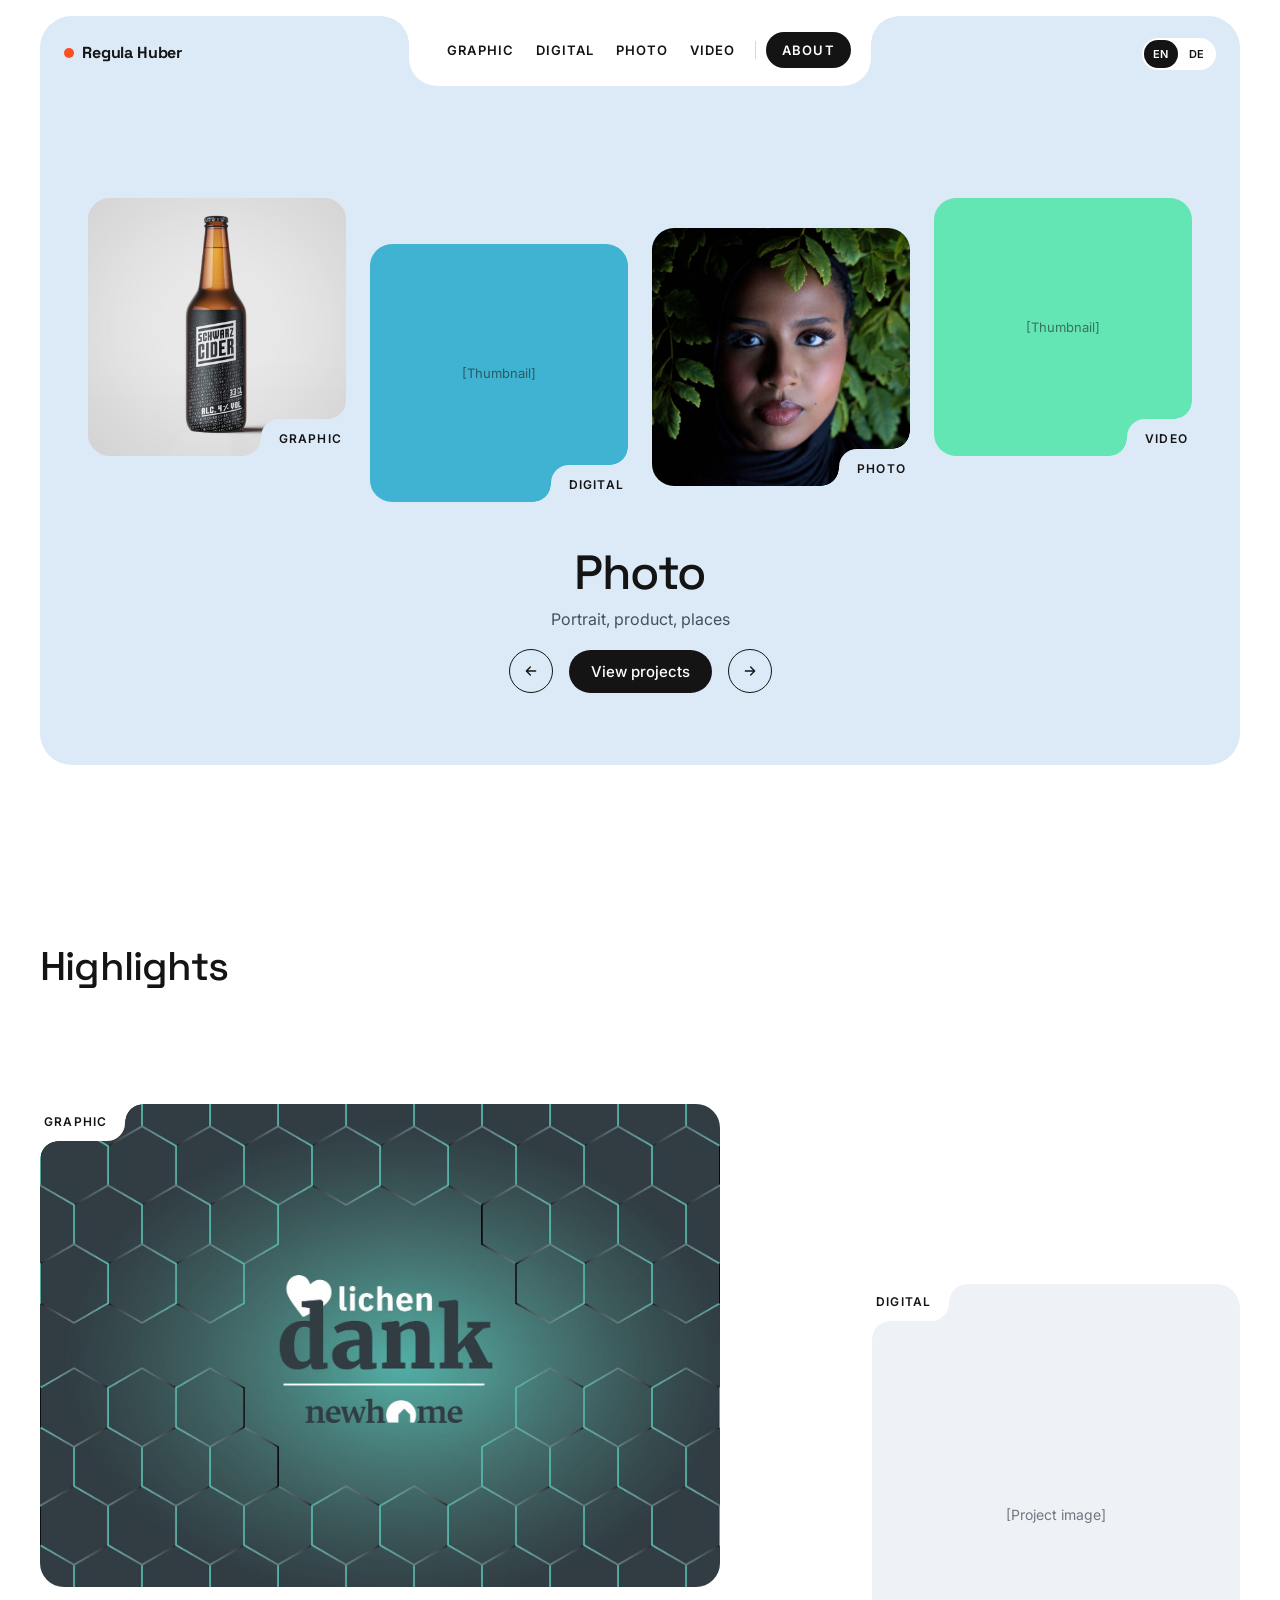
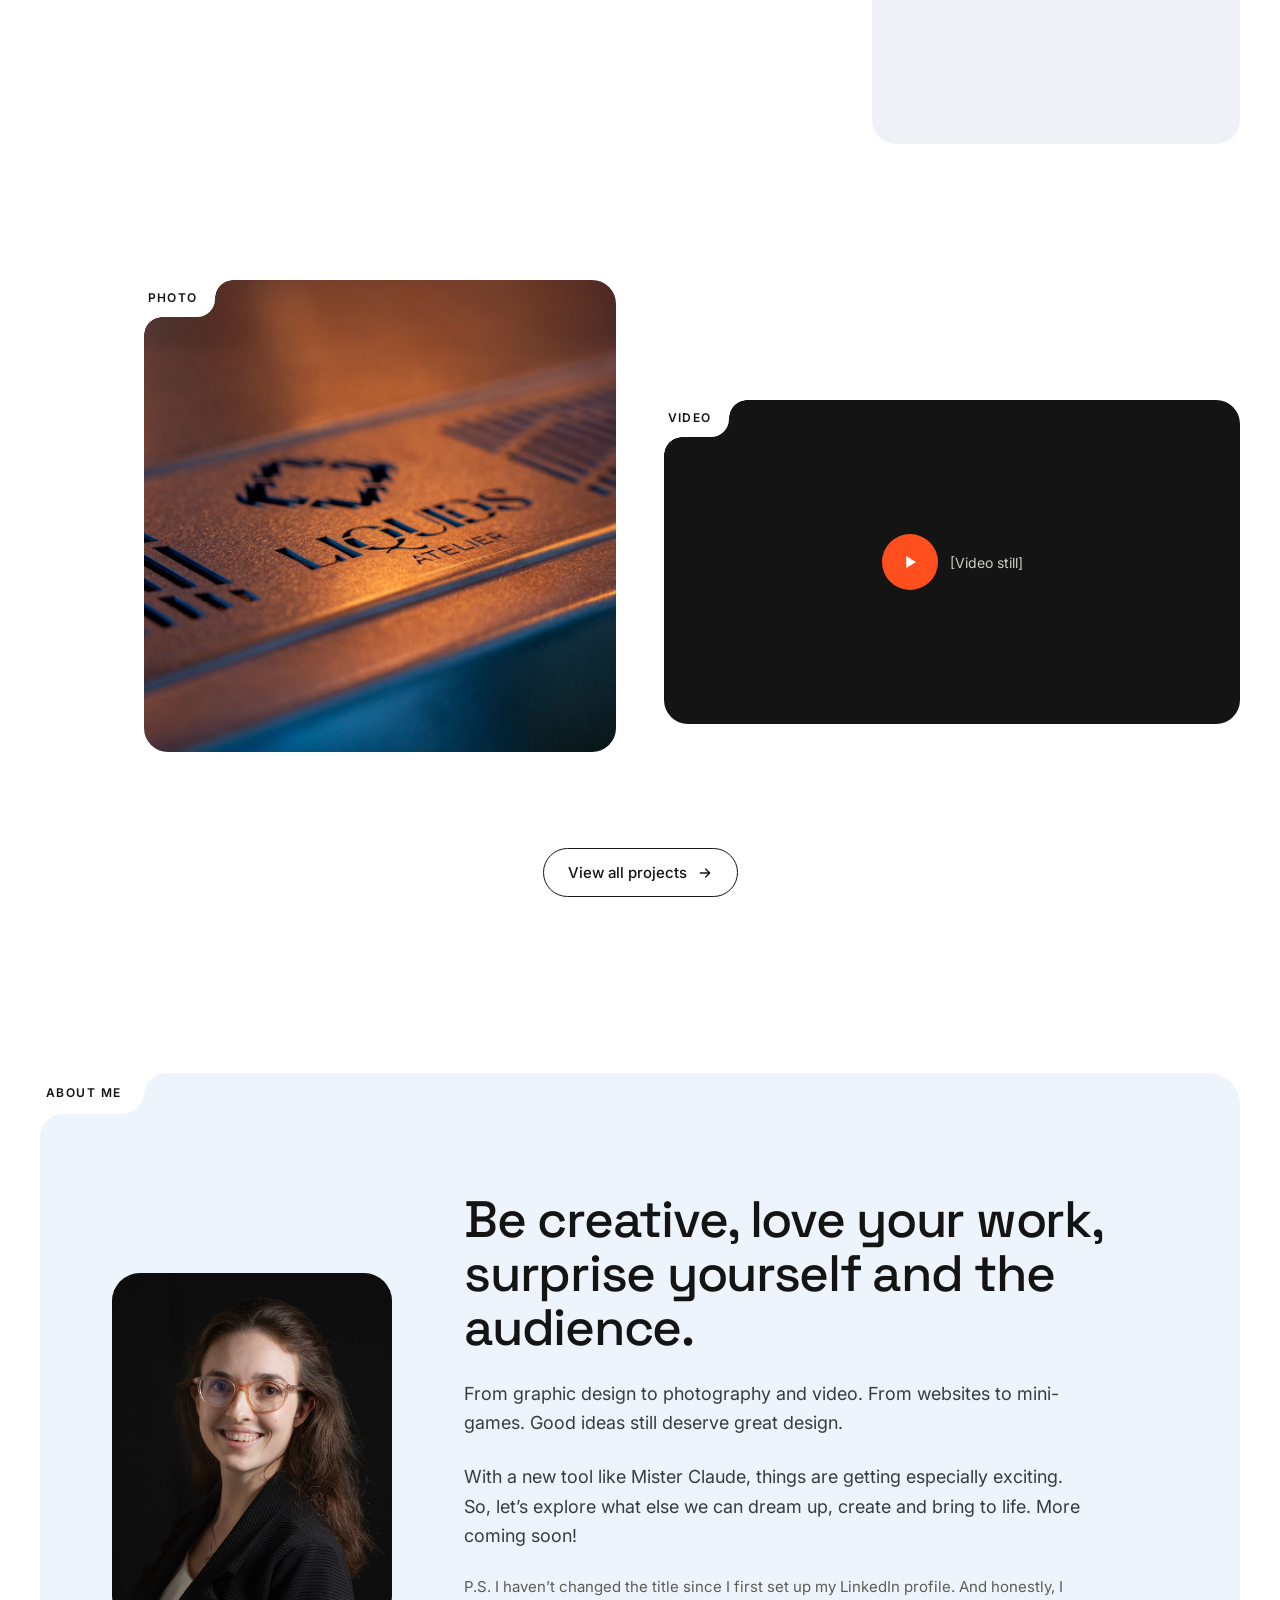
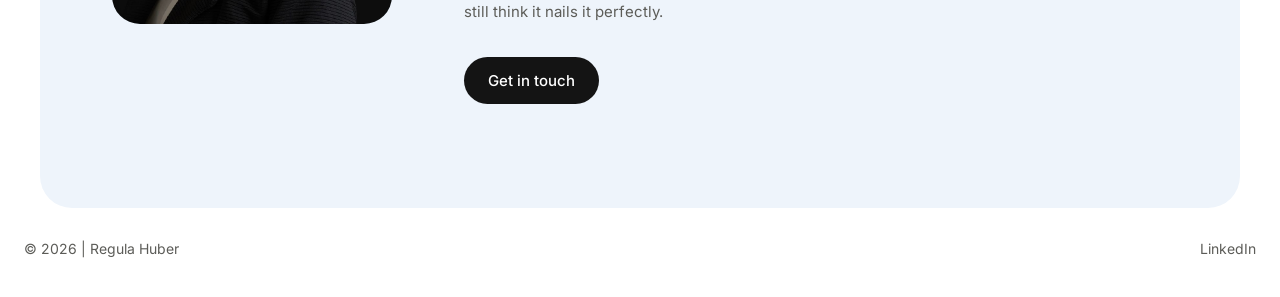
<file: index.html>
<!doctype html>
<html lang="en">
<head>
  <meta charset="utf-8">
  <meta name="viewport" content="width=device-width, initial-scale=1">
  <title>Regula Huber – Visuals</title>
  <meta name="description" content="Portfolio of Regula Huber: graphic, digital, photo and video work.">
  <link rel="preconnect" href="https://fonts.googleapis.com">
  <link rel="preconnect" href="https://fonts.gstatic.com" crossorigin>
  <link rel="stylesheet" href="https://fonts.googleapis.com/css2?family=Inter:wght@400;500;600&family=Space+Grotesk:wght@400;500;700&display=swap">
  <link rel="stylesheet" href="css/style.css?v=16">
  <script src="js/main.js?v=16" defer></script>
</head>
<body>

  <!-- HERO -->
  <header id="top" class="hero">
    <div class="topbar">
      <a href="#top" class="brand"><span class="dot" aria-hidden="true"></span>Regula Huber</a>

      <nav class="nav-tab" aria-label="Main" data-i18n-aria="navLabel">
        <a href="graphic/" class="nav-link" data-i18n="graphic">Graphic</a>
        <a href="digital/" class="nav-link" data-i18n="digital">Digital</a>
        <a href="photo/" class="nav-link" data-i18n="photo">Photo</a>
        <a href="video/" class="nav-link" data-i18n="video">Video</a>
        <span class="nav-sep" aria-hidden="true"></span>
        <a href="#about" class="nav-about" data-i18n="about">About</a>
      </nav>

      <span class="break" aria-hidden="true"></span>

      <div class="lang" role="group" aria-label="Language" data-i18n-aria="langLabel">
        <button type="button" data-lang="en" aria-pressed="true">EN</button>
        <button type="button" data-lang="de" aria-pressed="false">DE</button>
      </div>
    </div>

    <!-- fanned carousel -->
    <div class="stage-wrap">
      <div class="fan-stage">
        <a class="fan-card" href="graphic/" style="--card: #E2D6D2" draggable="false">
          <img class="card-img" src="assets/graphic/cider/graphic_print_cider_01.jpg" alt="" draggable="false" width="1599" height="1600">
          <span class="tab tab-br">
            <span class="card-name" data-i18n="graphic">Graphic</span>
          </span>
          <span class="card-desc" data-i18n="dGraphic" hidden>Identity, print, editorial</span>
        </a>
        <a class="fan-card" href="digital/" style="--card: #3FB3D1" draggable="false">
          <span class="thumb" data-i18n="thumb" aria-hidden="true">[Thumbnail]</span>
          <span class="tab tab-br">
            <span class="card-name" data-i18n="digital">Digital</span>
          </span>
          <span class="card-desc" data-i18n="dDigital" hidden>Web, UI, interaction</span>
        </a>
        <a class="fan-card" href="photo/" style="--card: #8EEAF2" draggable="false">
          <img class="card-img" src="assets/photography/beauty_meets_nature/photography_portrait_beauty_meets_nature_01.jpg" alt="" draggable="false" width="1080" height="1080">
          <span class="tab tab-br">
            <span class="card-name" data-i18n="photo">Photo</span>
          </span>
          <span class="card-desc" data-i18n="dPhoto" hidden>Portrait, product, places</span>
        </a>
        <a class="fan-card" href="video/" style="--card: #63E6B4" draggable="false">
          <span class="thumb" data-i18n="thumb" aria-hidden="true">[Thumbnail]</span>
          <span class="tab tab-br">
            <span class="card-name" data-i18n="video">Video</span>
          </span>
          <span class="card-desc" data-i18n="dVideo" hidden>Motion, short film, edit</span>
        </a>
      </div>

      <div class="caption">
        <div class="caption-text" aria-live="polite">
          <h1 id="active-name">Photo</h1>
          <p id="active-desc">Portrait, product, places</p>
        </div>
        <div class="controls">
          <button type="button" class="round" id="prev" aria-label="Previous category" data-i18n-aria="prev">
            <svg aria-hidden="true" width="16" height="16" viewBox="0 0 24 24" fill="none" stroke="currentColor" stroke-width="2" stroke-linecap="round" stroke-linejoin="round"><path d="M19 12H5M11 6l-6 6 6 6"/></svg>
          </button>
          <a href="#photo" class="btn btn-dark" id="active-link" data-i18n="viewProjects">View projects</a>
          <button type="button" class="round" id="next" aria-label="Next category" data-i18n-aria="next">
            <svg aria-hidden="true" width="16" height="16" viewBox="0 0 24 24" fill="none" stroke="currentColor" stroke-width="2" stroke-linecap="round" stroke-linejoin="round"><path d="M5 12h14M13 6l6 6-6 6"/></svg>
          </button>
        </div>
      </div>
    </div>
  </header>

  <main>
    <!-- HIGHLIGHTS -->
    <section id="work" class="work">
      <div class="work-head">
        <h2 data-i18n="selectedWork">Highlights</h2>
      </div>

      <div class="work-grid">
        <a id="graphic" href="graphic/" class="work-item hl-1">
          <div class="work-media">
            <img class="work-img" src="assets/graphic/newhome/graphic_print_newhome_01.jpg" alt="" loading="lazy" width="1600" height="1135">
            <span class="tab" data-i18n="graphic">Graphic</span>
          </div>
        </a>
        <a id="digital" href="digital/" class="work-item hl-2">
          <div class="work-media">
            <span class="tab" data-i18n="digital">Digital</span>
            <span data-i18n="projectImage">[Project image]</span>
          </div>
        </a>
        <a id="photo" href="photo/" class="work-item hl-3">
          <div class="work-media">
            <img class="work-img" src="assets/photography/liquids_atelier/photography_branding_liquids_atelier_01.jpg" alt="" loading="lazy" width="1080" height="1350">
            <span class="tab" data-i18n="photo">Photo</span>
          </div>
        </a>
        <a id="video" href="video/" class="work-item hl-4">
          <div class="work-media is-video">
            <span class="tab" data-i18n="video">Video</span>
            <span class="play" aria-hidden="true"><svg width="18" height="18" viewBox="0 0 24 24" fill="#FFFFFF"><path d="M7 4l13 8-13 8z"/></svg></span>
            <span data-i18n="videoStill">[Video still]</span>
          </div>
        </a>
      </div>

      <div class="center">
        <a href="#work" class="btn btn-outline">
          <span data-i18n="viewAll">View all projects</span>
          <svg aria-hidden="true" width="16" height="16" viewBox="0 0 24 24" fill="none" stroke="currentColor" stroke-width="2" stroke-linecap="round" stroke-linejoin="round"><path d="M5 12h14M13 6l6 6-6 6"/></svg>
        </a>
      </div>
    </section>

    <!-- ABOUT -->
    <section id="about" class="about">
      <span class="tab tab-lg">
        <span data-i18n="aboutMe">About me</span>
      </span>
      <div class="about-inner">
        <div class="portrait">
          <img class="portrait-img" src="assets/Regula_01_quadratisch_web.jpg" alt="Regula Huber" loading="lazy" width="1080" height="1080">
        </div>
        <div class="about-text">
          <h2>Be creative, love your work, surprise yourself and the audience.</h2>
          <p data-i18n="aboutText1">From graphic design to photography and video. From websites to mini-games. Good ideas still deserve great design.</p>
          <p data-i18n="aboutText2">With a new tool like Mister Claude, things are getting especially exciting. So, let’s explore what else we can dream up, create and bring to life. More coming soon!</p>
          <p class="about-ps" data-i18n="aboutText3">P.S. I haven’t changed the title since I first set up my LinkedIn profile. And honestly, I still think it nails it perfectly.</p>
          <div class="actions">
            <a href="mailto:[your@email]" class="btn btn-dark" data-i18n="contact">Get in touch</a>
          </div>
        </div>
      </div>
    </section>
  </main>

  <!-- FOOTER -->
  <footer class="footer">
    <span>© 2026 | Regula Huber</span>
    <span class="social">
      <a href="#top">LinkedIn</a>
    </span>
  </footer>

</body>
</html>
</file>
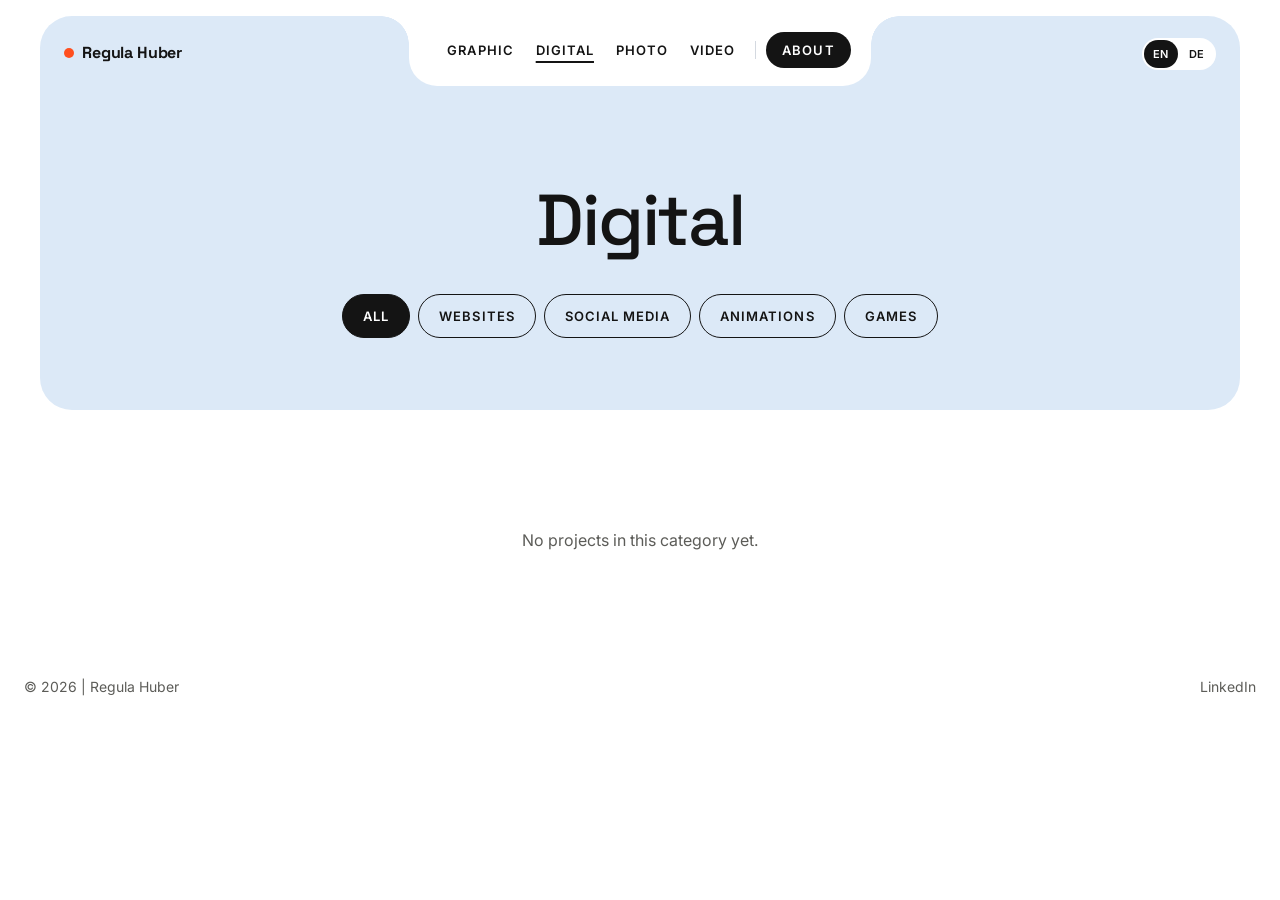
<file: digital/index.html>
<!doctype html>
<html lang="en">
<head>
  <meta charset="utf-8">
  <meta name="viewport" content="width=device-width, initial-scale=1">
  <title>Digital – Regula Huber</title>
  <meta name="description" content="Digital work by Regula Huber: websites, social media, animations and games.">
  <link rel="preconnect" href="https://fonts.googleapis.com">
  <link rel="preconnect" href="https://fonts.gstatic.com" crossorigin>
  <link rel="stylesheet" href="https://fonts.googleapis.com/css2?family=Inter:wght@400;500;600&family=Space+Grotesk:wght@400;500;700&display=swap">
  <link rel="stylesheet" href="../css/style.css?v=16">
  <script src="../js/main.js?v=16" defer></script>
</head>
<body>

  <header id="top" class="hero">
    <div class="topbar">
      <a href="../" class="brand"><span class="dot" aria-hidden="true"></span>Regula Huber</a>

      <nav class="nav-tab" aria-label="Main" data-i18n-aria="navLabel">
        <a href="../graphic/" class="nav-link" data-i18n="graphic">Graphic</a>
        <a href="./" class="nav-link" aria-current="page" data-i18n="digital">Digital</a>
        <a href="../photo/" class="nav-link" data-i18n="photo">Photo</a>
        <a href="../video/" class="nav-link" data-i18n="video">Video</a>
        <span class="nav-sep" aria-hidden="true"></span>
        <a href="../#about" class="nav-about" data-i18n="about">About</a>
      </nav>

      <span class="break" aria-hidden="true"></span>

      <div class="lang" role="group" aria-label="Language" data-i18n-aria="langLabel">
        <button type="button" data-lang="en" aria-pressed="true">EN</button>
        <button type="button" data-lang="de" aria-pressed="false">DE</button>
      </div>
    </div>

    <div class="page-head">
      <h1 data-i18n="digital">Digital</h1>
      <div class="filters" role="group" aria-label="Filter by category" data-i18n-aria="filterLabel">
        <button type="button" class="filter" data-filter="all" aria-pressed="true" data-i18n="all">All</button>
        <button type="button" class="filter" data-filter="websites" aria-pressed="false" data-i18n="websites">Websites</button>
        <button type="button" class="filter" data-filter="social-media" aria-pressed="false" data-i18n="socialMedia">Social Media</button>
        <button type="button" class="filter" data-filter="animations" aria-pressed="false" data-i18n="animations">Animations</button>
        <button type="button" class="filter" data-filter="games" aria-pressed="false" data-i18n="games">Games</button>
      </div>
    </div>
  </header>

  <main>
    <!--
      PROJECTS: one <figure class="shot" data-tags="..."> per project, as on the Photo page.
      data-tags: one or more of  websites social-media animations games  (space-separated)
    -->
    <div class="gallery">
    </div>
    <p class="gallery-empty" data-i18n="noItems" hidden>No projects in this category yet.</p>
  </main>

  <footer class="footer">
    <span>© 2026 | Regula Huber</span>
    <span class="social">
      <a href="#top">LinkedIn</a>
    </span>
  </footer>

</body>
</html>
</file>
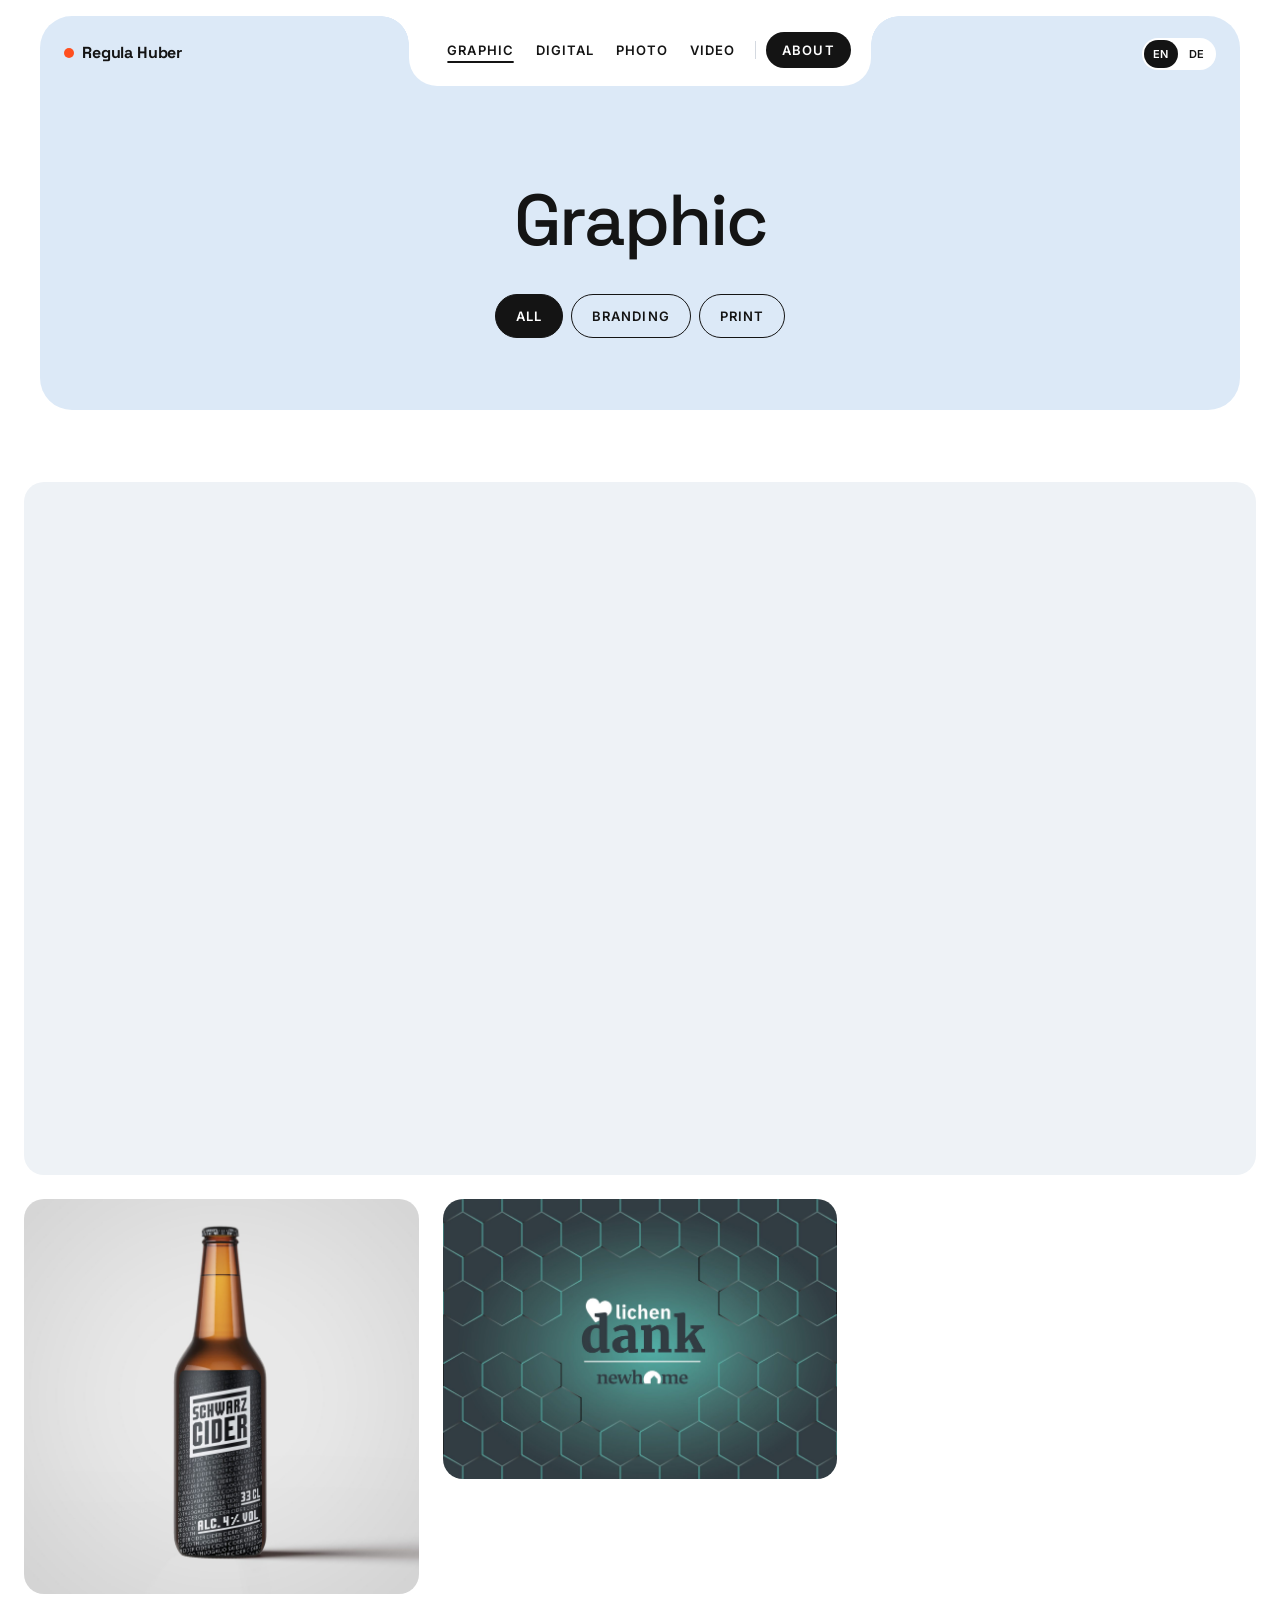
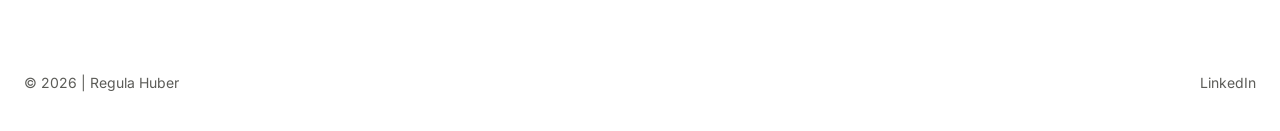
<file: graphic/index.html>
<!doctype html>
<html lang="en">
<head>
  <meta charset="utf-8">
  <meta name="viewport" content="width=device-width, initial-scale=1">
  <title>Graphic – Regula Huber</title>
  <meta name="description" content="Graphic design by Regula Huber: branding and print.">
  <link rel="preconnect" href="https://fonts.googleapis.com">
  <link rel="preconnect" href="https://fonts.gstatic.com" crossorigin>
  <link rel="stylesheet" href="https://fonts.googleapis.com/css2?family=Inter:wght@400;500;600&family=Space+Grotesk:wght@400;500;700&display=swap">
  <link rel="stylesheet" href="../css/style.css?v=16">
  <script src="../js/main.js?v=16" defer></script>
</head>
<body>

  <header id="top" class="hero">
    <div class="topbar">
      <a href="../" class="brand"><span class="dot" aria-hidden="true"></span>Regula Huber</a>

      <nav class="nav-tab" aria-label="Main" data-i18n-aria="navLabel">
        <a href="./" class="nav-link" aria-current="page" data-i18n="graphic">Graphic</a>
        <a href="../digital/" class="nav-link" data-i18n="digital">Digital</a>
        <a href="../photo/" class="nav-link" data-i18n="photo">Photo</a>
        <a href="../video/" class="nav-link" data-i18n="video">Video</a>
        <span class="nav-sep" aria-hidden="true"></span>
        <a href="../#about" class="nav-about" data-i18n="about">About</a>
      </nav>

      <span class="break" aria-hidden="true"></span>

      <div class="lang" role="group" aria-label="Language" data-i18n-aria="langLabel">
        <button type="button" data-lang="en" aria-pressed="true">EN</button>
        <button type="button" data-lang="de" aria-pressed="false">DE</button>
      </div>
    </div>

    <div class="page-head">
      <h1 data-i18n="graphic">Graphic</h1>
      <div class="filters" role="group" aria-label="Filter by category" data-i18n-aria="filterLabel">
        <button type="button" class="filter" data-filter="all" aria-pressed="true" data-i18n="all">All</button>
        <button type="button" class="filter" data-filter="branding" aria-pressed="false" data-i18n="branding">Branding</button>
        <button type="button" class="filter" data-filter="print" aria-pressed="false" data-i18n="print">Print</button>
      </div>
    </div>
  </header>

  <main>
    <!--
      PROJECTS: one <figure class="shot" data-tags="..."> per project, as on the Photo page.
      data-tags: one or more of  branding print  (space-separated)
    -->
    <div class="gallery">
      <figure class="shot shot-video" data-tags="branding">
        <div class="video-frame">
          <iframe src="https://player.vimeo.com/video/1222524855?dnt=1&amp;title=0&amp;byline=0&amp;portrait=0" title="Logo animation" loading="lazy" allow="autoplay; fullscreen; picture-in-picture" allowfullscreen></iframe>
        </div>
      </figure>
      <figure class="shot" data-tags="print">
        <img src="../assets/graphic/cider/graphic_print_cider_01.jpg" alt="Schwarz Cider bottle label design" loading="lazy" width="1599" height="1600">
      </figure>
      <figure class="shot" data-tags="print">
        <img src="../assets/graphic/newhome/graphic_print_newhome_01.jpg" alt="newhome thank-you card design" loading="lazy" width="1600" height="1135">
      </figure>
    </div>
    <p class="gallery-empty" data-i18n="noItems" hidden>No projects in this category yet.</p>
  </main>

  <footer class="footer">
    <span>© 2026 | Regula Huber</span>
    <span class="social">
      <a href="#top">LinkedIn</a>
    </span>
  </footer>

</body>
</html>
</file>
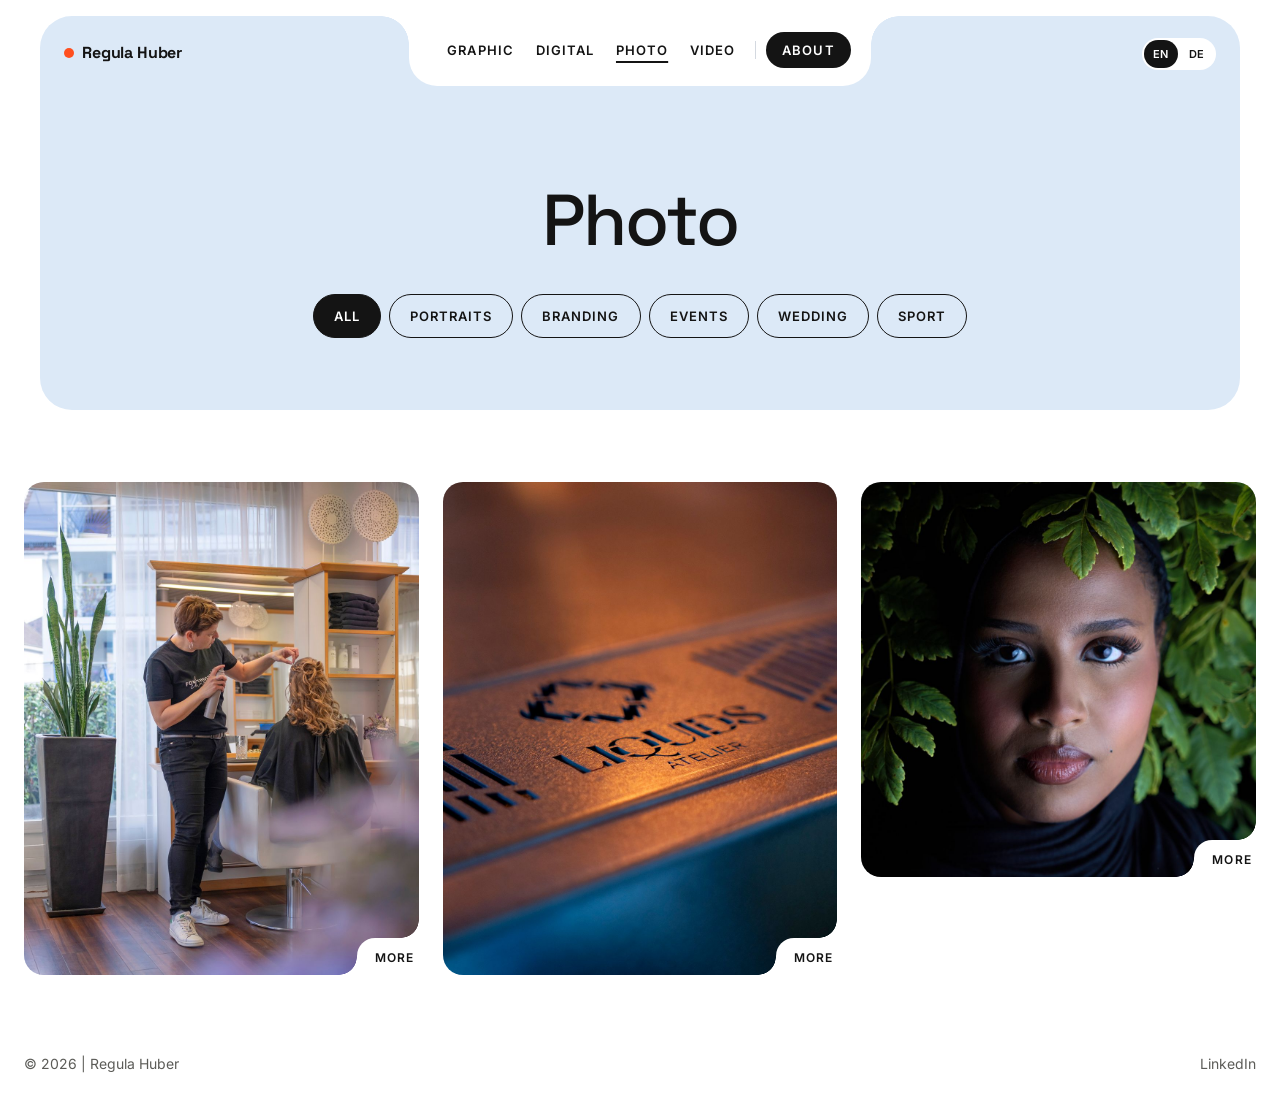
<file: photo/index.html>
<!doctype html>
<html lang="en">
<head>
  <meta charset="utf-8">
  <meta name="viewport" content="width=device-width, initial-scale=1">
  <title>Photo – Regula Huber</title>
  <meta name="description" content="Photography by Regula Huber: portraits, branding, events, weddings and sport.">
  <link rel="preconnect" href="https://fonts.googleapis.com">
  <link rel="preconnect" href="https://fonts.gstatic.com" crossorigin>
  <link rel="stylesheet" href="https://fonts.googleapis.com/css2?family=Inter:wght@400;500;600&family=Space+Grotesk:wght@400;500;700&display=swap">
  <link rel="stylesheet" href="../css/style.css?v=16">
  <script src="../js/main.js?v=16" defer></script>
</head>
<body>

  <header id="top" class="hero">
    <div class="topbar">
      <a href="../" class="brand"><span class="dot" aria-hidden="true"></span>Regula Huber</a>

      <nav class="nav-tab" aria-label="Main" data-i18n-aria="navLabel">
        <a href="../graphic/" class="nav-link" data-i18n="graphic">Graphic</a>
        <a href="../digital/" class="nav-link" data-i18n="digital">Digital</a>
        <a href="./" class="nav-link" aria-current="page" data-i18n="photo">Photo</a>
        <a href="../video/" class="nav-link" data-i18n="video">Video</a>
        <span class="nav-sep" aria-hidden="true"></span>
        <a href="../#about" class="nav-about" data-i18n="about">About</a>
      </nav>

      <span class="break" aria-hidden="true"></span>

      <div class="lang" role="group" aria-label="Language" data-i18n-aria="langLabel">
        <button type="button" data-lang="en" aria-pressed="true">EN</button>
        <button type="button" data-lang="de" aria-pressed="false">DE</button>
      </div>
    </div>

    <div class="page-head">
      <h1 data-i18n="photo">Photo</h1>
      <div class="filters" role="group" aria-label="Filter by category" data-i18n-aria="filterLabel">
        <button type="button" class="filter" data-filter="all" aria-pressed="true" data-i18n="all">All</button>
        <button type="button" class="filter" data-filter="portraits" aria-pressed="false" data-i18n="portraits">Portraits</button>
        <button type="button" class="filter" data-filter="branding" aria-pressed="false" data-i18n="branding">Branding</button>
        <button type="button" class="filter" data-filter="events" aria-pressed="false" data-i18n="events">Events</button>
        <button type="button" class="filter" data-filter="wedding" aria-pressed="false" data-i18n="wedding">Wedding</button>
        <button type="button" class="filter" data-filter="sport" aria-pressed="false" data-i18n="sport">Sport</button>
      </div>
    </div>
  </header>

  <main>
    <!--
      PHOTOS: one <figure> per photo. Copy a block to add one.
      data-tags: one or more of  portraits branding events wedding sport  (space-separated)
      See CLAUDE.md, "Adding a photo".
    -->
    <div class="gallery">
      <figure class="shot" data-tags="wedding">
        <a href="civil-wedding/" class="shot-link">
          <img src="../assets/photography/civil_wedding/photography_wedding_civil_wedding_01.jpg" alt="Hairdresser styling the bride's hair" loading="lazy" width="1080" height="1350">
          <span class="tab tab-br">
            <span data-i18n="more">More</span>
          </span>
          <span class="visually-hidden">Civil Wedding</span>
        </a>
      </figure>
      <figure class="shot" data-tags="branding">
        <a href="liquids-atelier/" class="shot-link">
          <img src="../assets/photography/liquids_atelier/photography_branding_liquids_atelier_01.jpg" alt="Liquids Atelier logo engraved on a bar counter" loading="lazy" width="1080" height="1350">
          <span class="tab tab-br">
            <span data-i18n="more">More</span>
          </span>
          <span class="visually-hidden">Liquids Atelier</span>
        </a>
      </figure>
      <figure class="shot" data-tags="portraits">
        <a href="beauty-meets-nature/" class="shot-link">
          <img src="../assets/photography/beauty_meets_nature/photography_portrait_beauty_meets_nature_01.jpg" alt="Portrait framed by green leaves" loading="lazy" width="1080" height="1080">
          <span class="tab tab-br">
            <span data-i18n="more">More</span>
          </span>
          <span class="visually-hidden">Beauty Meets Nature</span>
        </a>
      </figure>
    </div>
    <p class="gallery-empty" data-i18n="noItems" hidden>No projects in this category yet.</p>
  </main>

  <footer class="footer">
    <span>© 2026 | Regula Huber</span>
    <span class="social">
      <a href="#top">LinkedIn</a>
    </span>
  </footer>

</body>
</html>
</file>
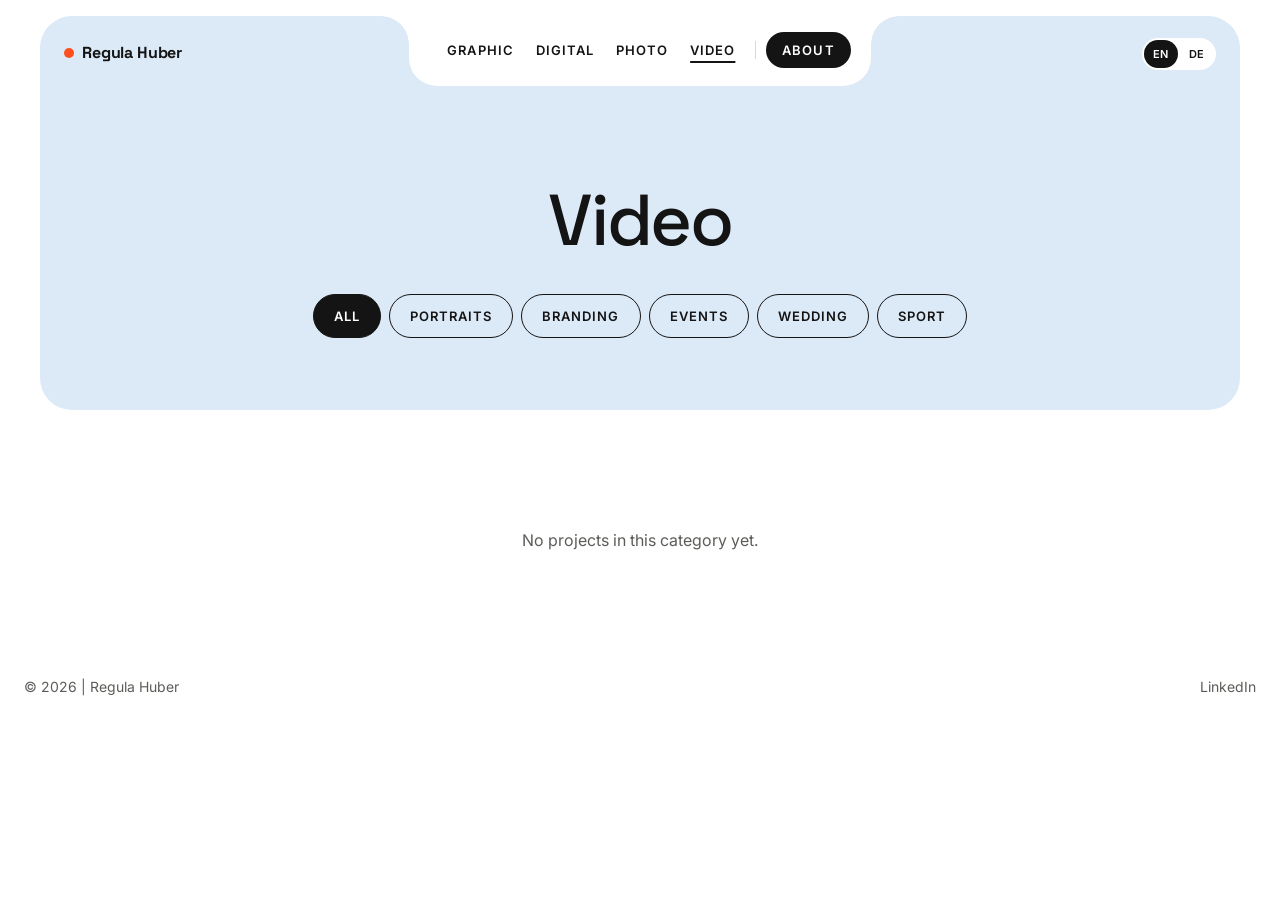
<file: video/index.html>
<!doctype html>
<html lang="en">
<head>
  <meta charset="utf-8">
  <meta name="viewport" content="width=device-width, initial-scale=1">
  <title>Video – Regula Huber</title>
  <meta name="description" content="Video work by Regula Huber: portraits, branding, events, weddings and sport.">
  <link rel="preconnect" href="https://fonts.googleapis.com">
  <link rel="preconnect" href="https://fonts.gstatic.com" crossorigin>
  <link rel="stylesheet" href="https://fonts.googleapis.com/css2?family=Inter:wght@400;500;600&family=Space+Grotesk:wght@400;500;700&display=swap">
  <link rel="stylesheet" href="../css/style.css?v=16">
  <script src="../js/main.js?v=16" defer></script>
</head>
<body>

  <header id="top" class="hero">
    <div class="topbar">
      <a href="../" class="brand"><span class="dot" aria-hidden="true"></span>Regula Huber</a>

      <nav class="nav-tab" aria-label="Main" data-i18n-aria="navLabel">
        <a href="../graphic/" class="nav-link" data-i18n="graphic">Graphic</a>
        <a href="../digital/" class="nav-link" data-i18n="digital">Digital</a>
        <a href="../photo/" class="nav-link" data-i18n="photo">Photo</a>
        <a href="./" class="nav-link" aria-current="page" data-i18n="video">Video</a>
        <span class="nav-sep" aria-hidden="true"></span>
        <a href="../#about" class="nav-about" data-i18n="about">About</a>
      </nav>

      <span class="break" aria-hidden="true"></span>

      <div class="lang" role="group" aria-label="Language" data-i18n-aria="langLabel">
        <button type="button" data-lang="en" aria-pressed="true">EN</button>
        <button type="button" data-lang="de" aria-pressed="false">DE</button>
      </div>
    </div>

    <div class="page-head">
      <h1 data-i18n="video">Video</h1>
      <div class="filters" role="group" aria-label="Filter by category" data-i18n-aria="filterLabel">
        <button type="button" class="filter" data-filter="all" aria-pressed="true" data-i18n="all">All</button>
        <button type="button" class="filter" data-filter="portraits" aria-pressed="false" data-i18n="portraits">Portraits</button>
        <button type="button" class="filter" data-filter="branding" aria-pressed="false" data-i18n="branding">Branding</button>
        <button type="button" class="filter" data-filter="events" aria-pressed="false" data-i18n="events">Events</button>
        <button type="button" class="filter" data-filter="wedding" aria-pressed="false" data-i18n="wedding">Wedding</button>
        <button type="button" class="filter" data-filter="sport" aria-pressed="false" data-i18n="sport">Sport</button>
      </div>
    </div>
  </header>

  <main>
    <!--
      PROJECTS: one <figure class="shot" data-tags="..."> per project, as on the Photo page.
      data-tags: one or more of  portraits branding events wedding sport  (space-separated)
    -->
    <div class="gallery">
    </div>
    <p class="gallery-empty" data-i18n="noItems" hidden>No projects in this category yet.</p>
  </main>

  <footer class="footer">
    <span>© 2026 | Regula Huber</span>
    <span class="social">
      <a href="#top">LinkedIn</a>
    </span>
  </footer>

</body>
</html>
</file>
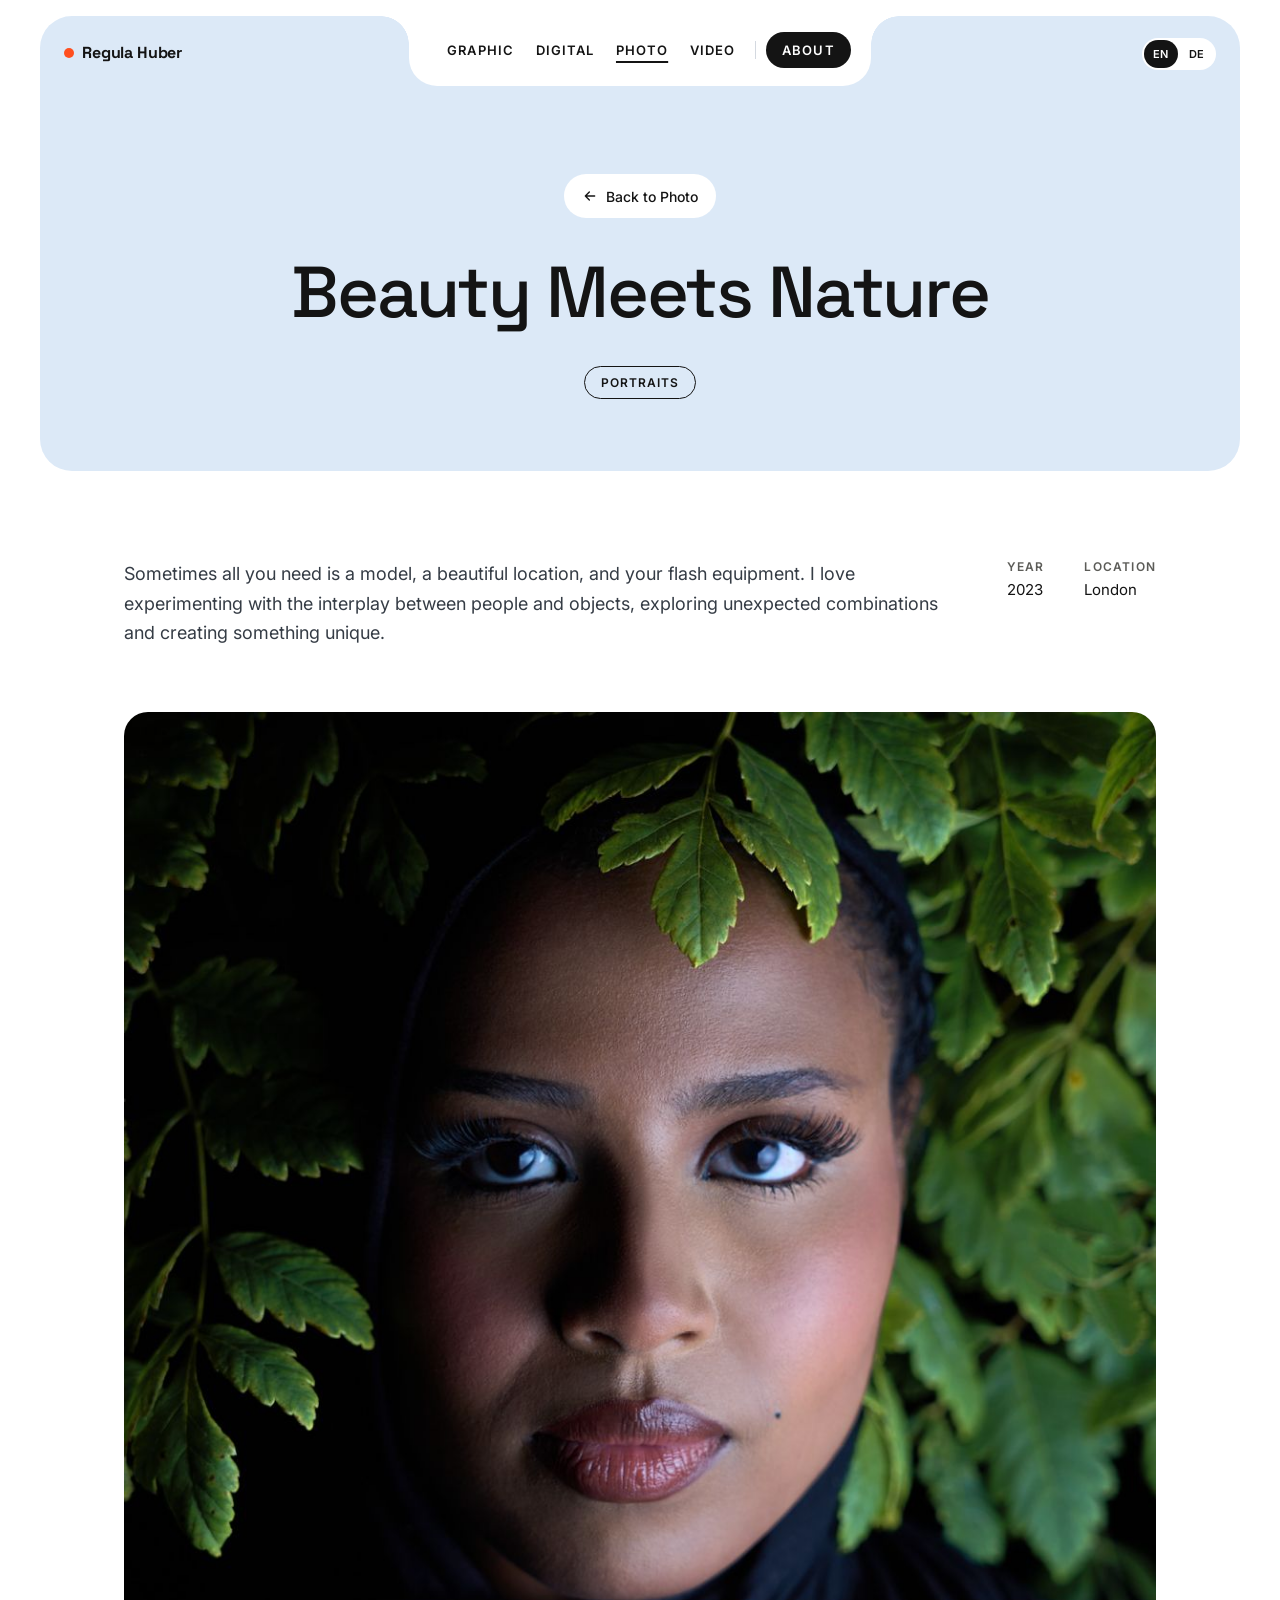
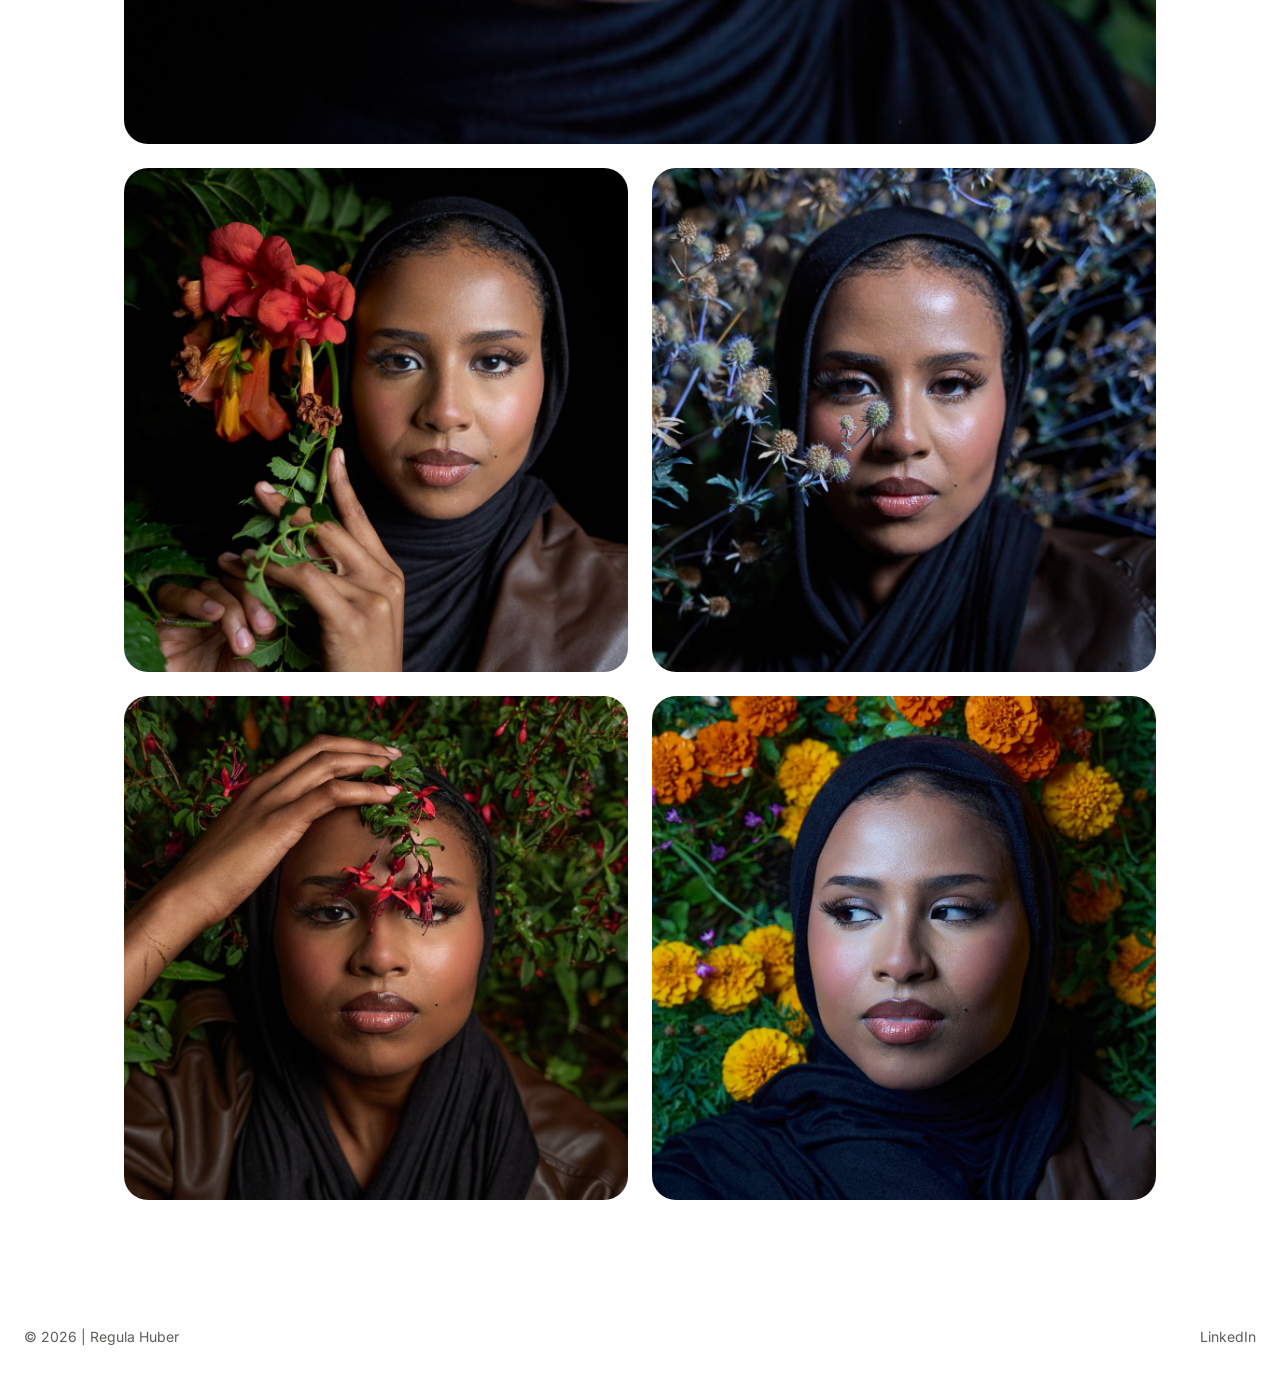
<file: photo/beauty-meets-nature/index.html>
<!doctype html>
<html lang="en">
<head>
  <meta charset="utf-8">
  <meta name="viewport" content="width=device-width, initial-scale=1">
  <title>Beauty Meets Nature – Regula Huber</title>
  <meta name="description" content="Beauty Meets Nature: a portrait project by Regula Huber.">
  <link rel="preconnect" href="https://fonts.googleapis.com">
  <link rel="preconnect" href="https://fonts.gstatic.com" crossorigin>
  <link rel="stylesheet" href="https://fonts.googleapis.com/css2?family=Inter:wght@400;500;600&family=Space+Grotesk:wght@400;500;700&display=swap">
  <link rel="stylesheet" href="../../css/style.css?v=16">
  <script src="../../js/main.js?v=16" defer></script>
</head>
<body>

  <header id="top" class="hero">
    <div class="topbar">
      <a href="../../" class="brand"><span class="dot" aria-hidden="true"></span>Regula Huber</a>

      <nav class="nav-tab" aria-label="Main" data-i18n-aria="navLabel">
        <a href="../../graphic/" class="nav-link" data-i18n="graphic">Graphic</a>
        <a href="../../digital/" class="nav-link" data-i18n="digital">Digital</a>
        <a href="../" class="nav-link" aria-current="page" data-i18n="photo">Photo</a>
        <a href="../../video/" class="nav-link" data-i18n="video">Video</a>
        <span class="nav-sep" aria-hidden="true"></span>
        <a href="../../#about" class="nav-about" data-i18n="about">About</a>
      </nav>

      <span class="break" aria-hidden="true"></span>

      <div class="lang" role="group" aria-label="Language" data-i18n-aria="langLabel">
        <button type="button" data-lang="en" aria-pressed="true">EN</button>
        <button type="button" data-lang="de" aria-pressed="false">DE</button>
      </div>
    </div>

    <div class="page-head">
      <a href="../" class="back-link">
        <svg aria-hidden="true" width="16" height="16" viewBox="0 0 24 24" fill="none" stroke="currentColor" stroke-width="2" stroke-linecap="round" stroke-linejoin="round"><path d="M19 12H5M11 6l-6 6 6 6"/></svg>
        <span data-i18n="backToPhoto">Back to Photo</span>
      </a>
      <h1>Beauty Meets Nature</h1>
      <ul class="tag-list">
        <li data-i18n="portraits">Portraits</li>
      </ul>
    </div>
  </header>

  <main class="project">
    <div class="project-intro">
      <p data-i18n="introBeautyMeetsNature">Sometimes all you need is a model, a beautiful location, and your flash equipment. I love experimenting with the interplay between people and objects, exploring unexpected combinations and creating something unique.</p>
      <dl class="project-meta">
        <div><dt data-i18n="labelYear">Year</dt><dd>2023</dd></div>
        <div><dt data-i18n="labelLocation">Location</dt><dd>London</dd></div>
      </dl>
    </div>

    <!-- PROJECT PHOTOS: one <figure> per photo, in the order they should appear. -->
    <div class="project-photos">
      <figure class="project-shot is-wide">
        <img src="../../assets/photography/beauty_meets_nature/photography_portrait_beauty_meets_nature_01.jpg" alt="Portrait framed by green leaves" width="1080" height="1080">
      </figure>
      <figure class="project-shot">
        <img src="../../assets/photography/beauty_meets_nature/photography_portrait_beauty_meets_nature_02.jpg" alt="Portrait holding red flowers beside the face" loading="lazy" width="1080" height="1080">
      </figure>
      <figure class="project-shot">
        <img src="../../assets/photography/beauty_meets_nature/photography_portrait_beauty_meets_nature_03.jpg" alt="Portrait in front of blue thistles" loading="lazy" width="1080" height="1080">
      </figure>
      <figure class="project-shot">
        <img src="../../assets/photography/beauty_meets_nature/photography_portrait_beauty_meets_nature_04.jpg" alt="Portrait with a hand and red blossoms on the forehead" loading="lazy" width="1080" height="1080">
      </figure>
      <figure class="project-shot">
        <img src="../../assets/photography/beauty_meets_nature/photography_portrait_beauty_meets_nature_05.jpg" alt="Portrait in front of orange marigolds" loading="lazy" width="1080" height="1080">
      </figure>
    </div>
  </main>

  <footer class="footer">
    <span>© 2026 | Regula Huber</span>
    <span class="social">
      <a href="#top">LinkedIn</a>
    </span>
  </footer>

</body>
</html>
</file>
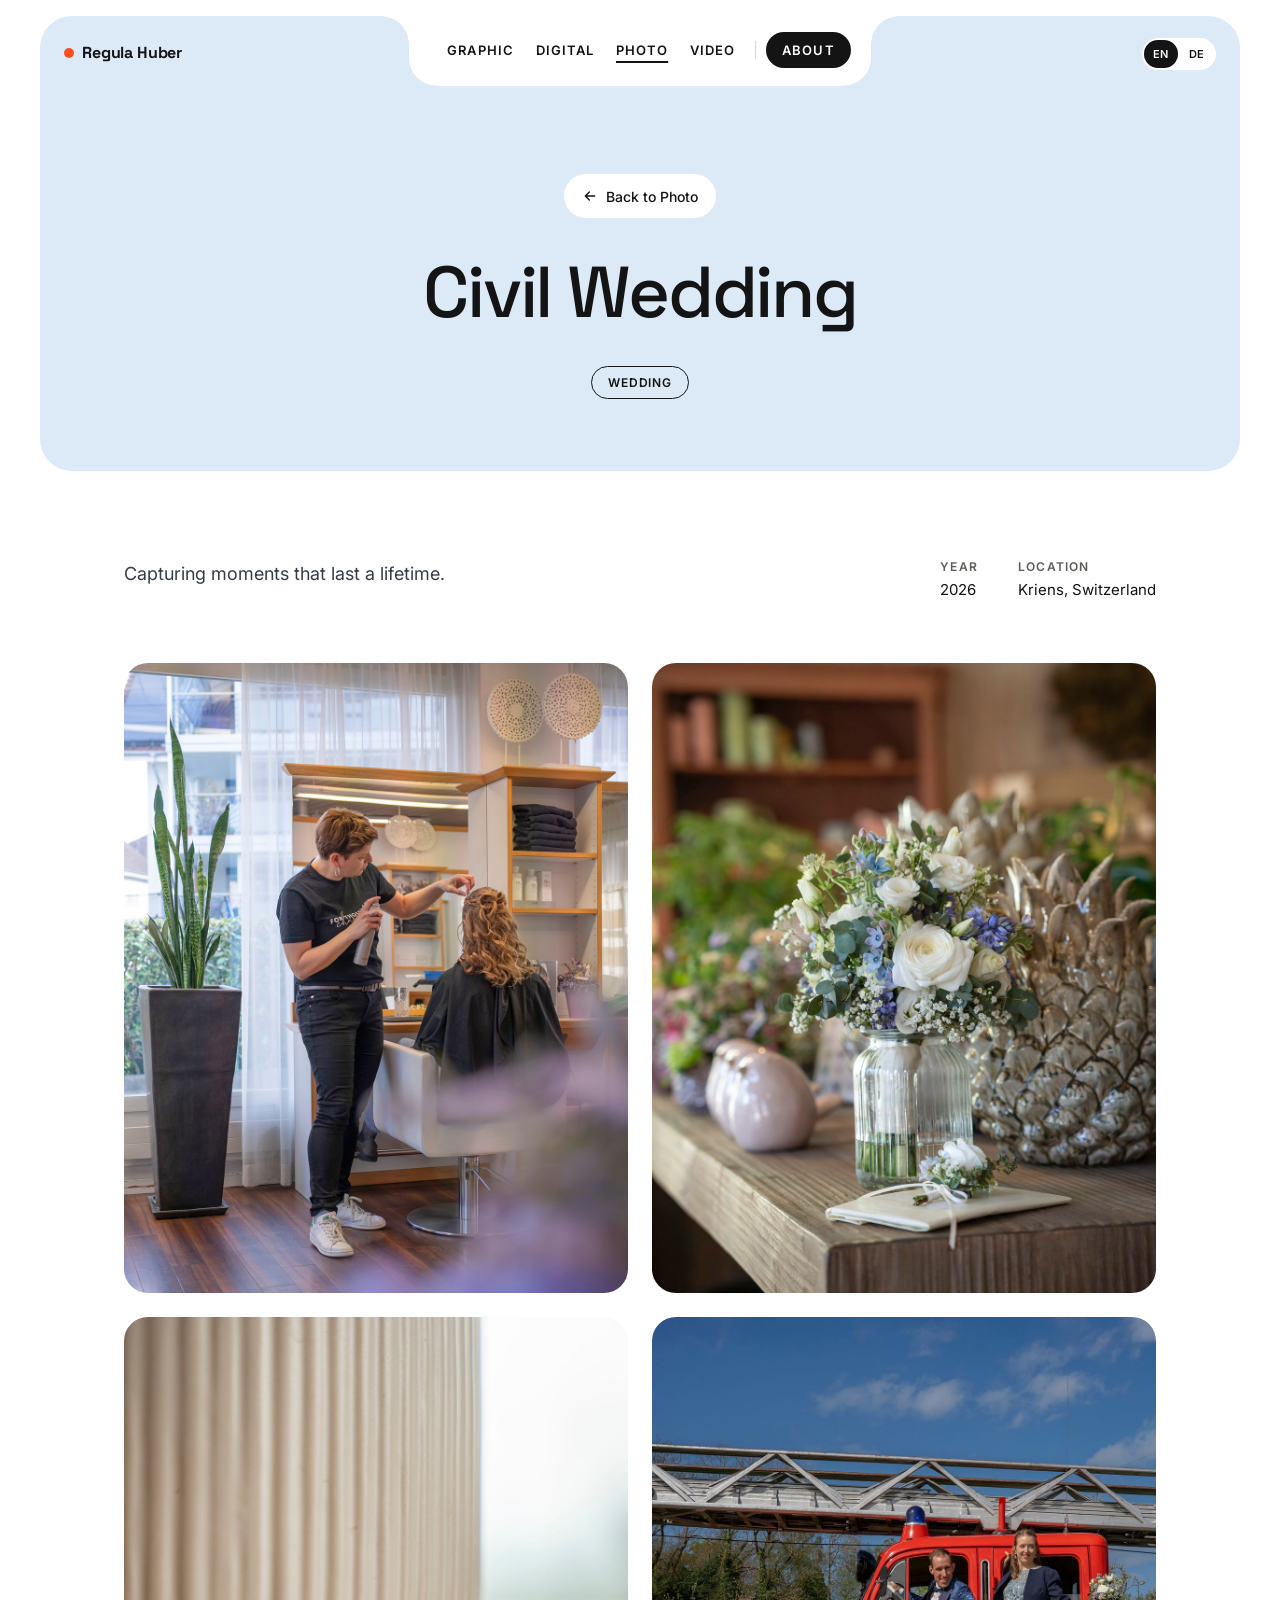
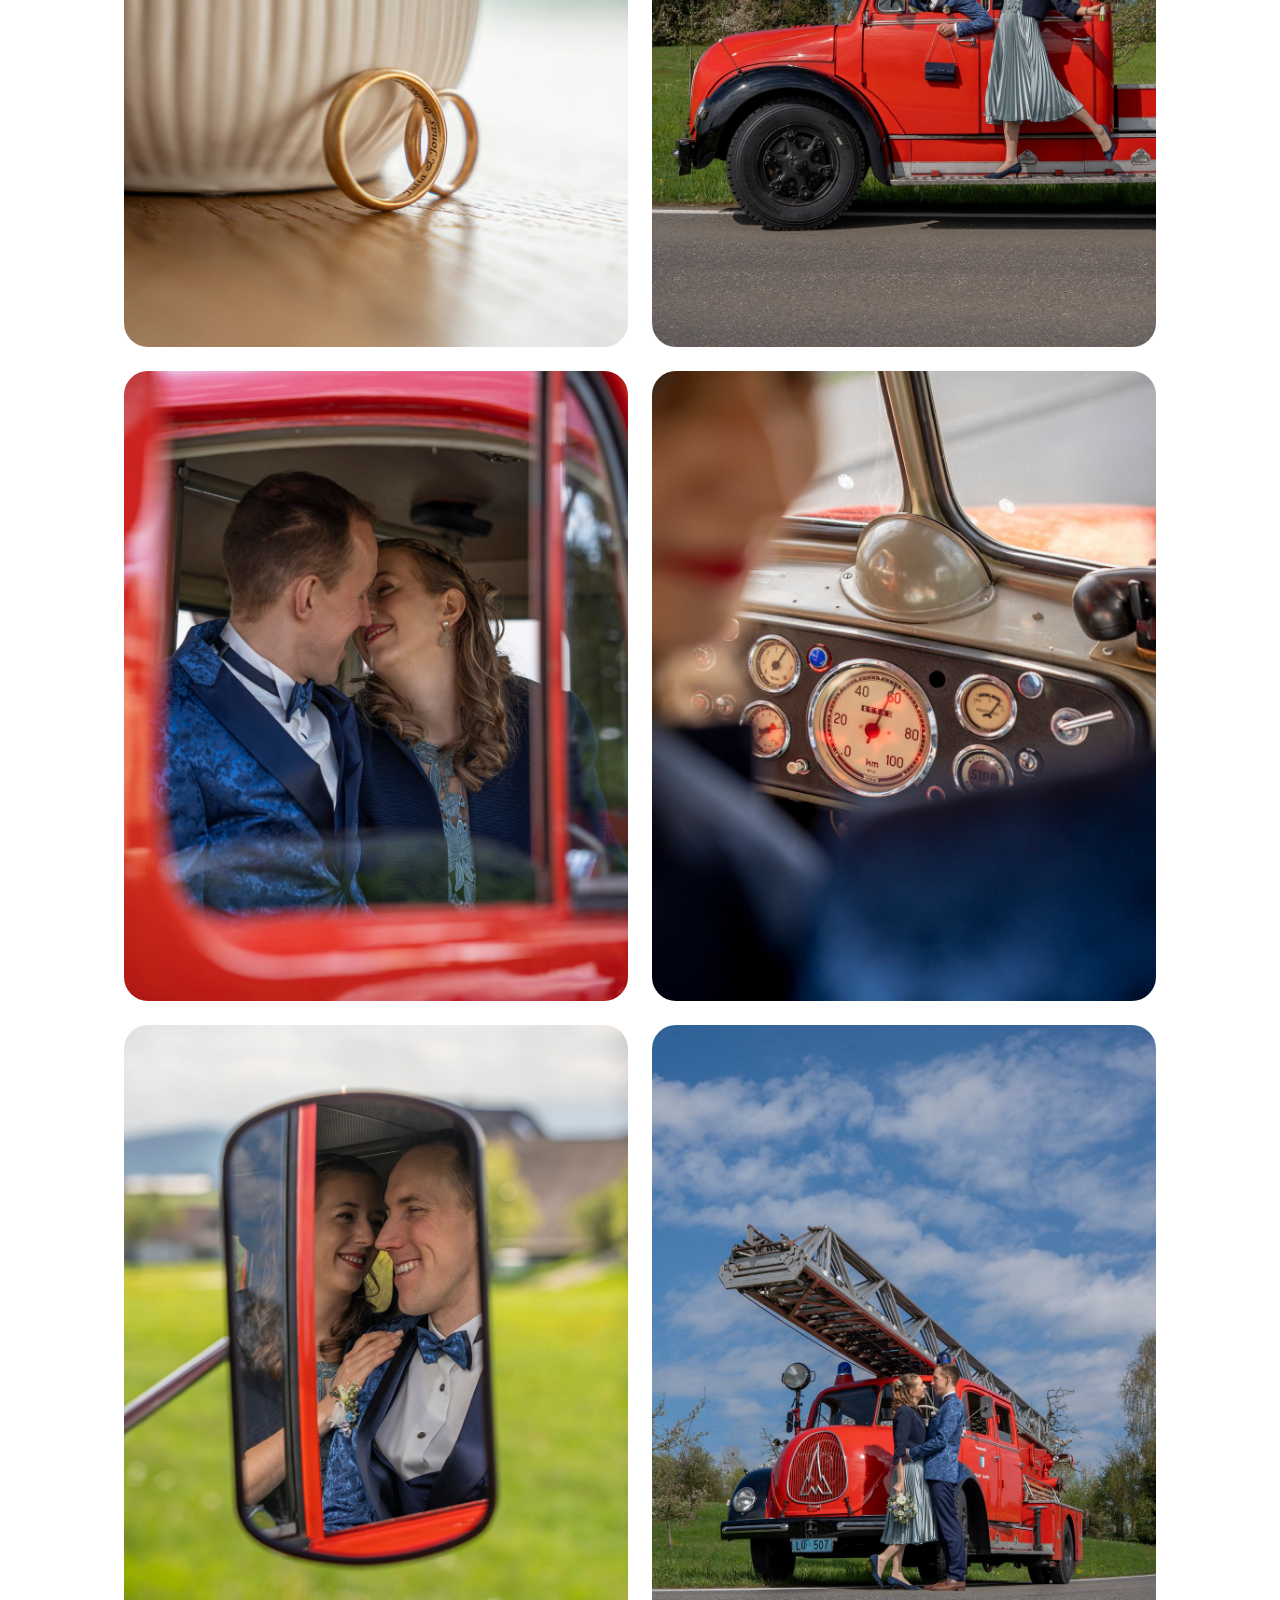
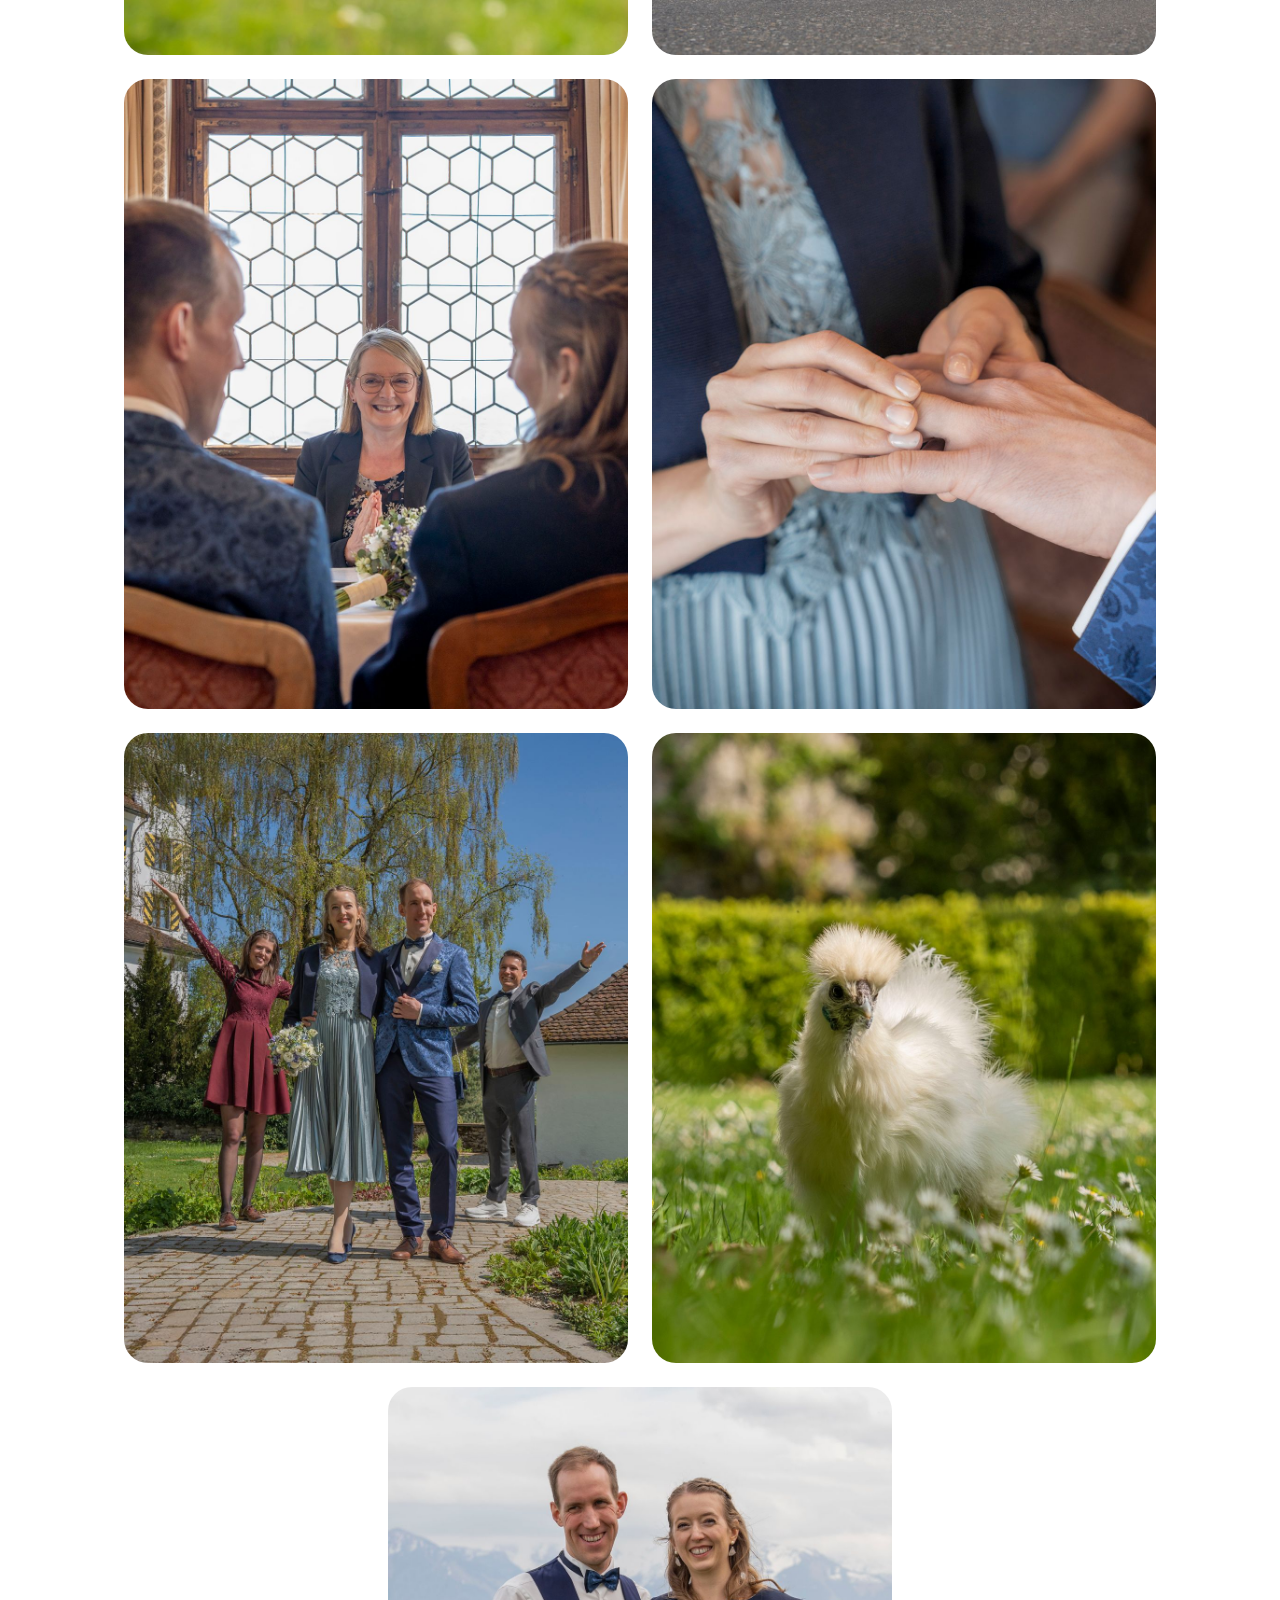
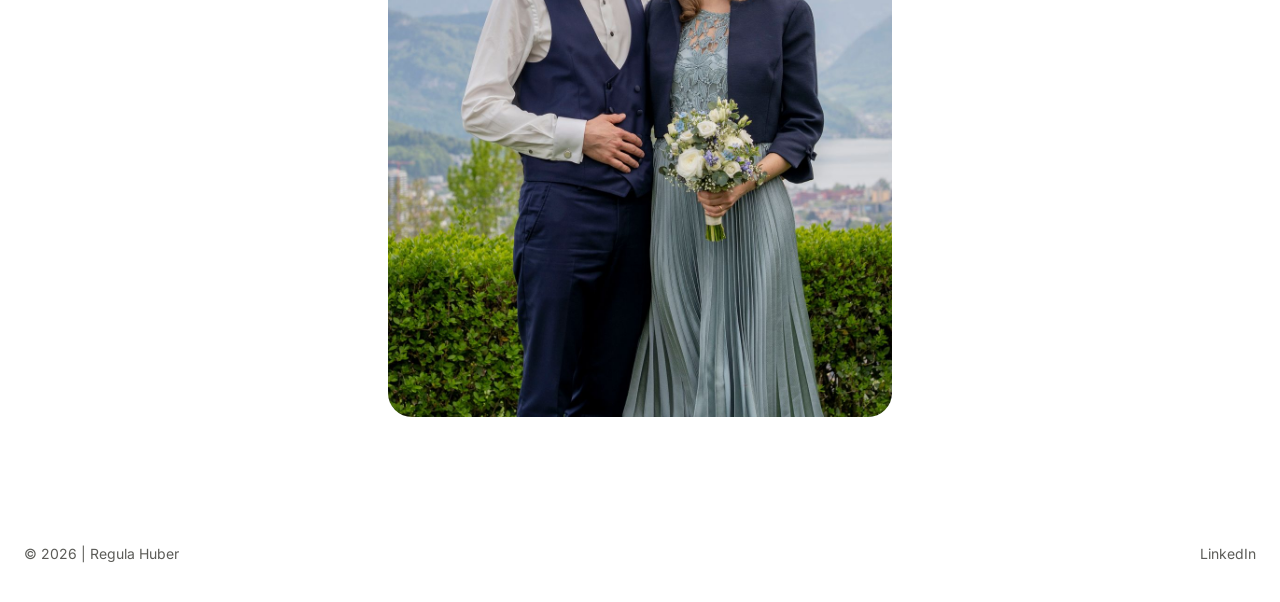
<file: photo/civil-wedding/index.html>
<!doctype html>
<html lang="en">
<head>
  <meta charset="utf-8">
  <meta name="viewport" content="width=device-width, initial-scale=1">
  <title>Civil Wedding – Regula Huber</title>
  <meta name="description" content="Civil Wedding: wedding photography by Regula Huber.">
  <link rel="preconnect" href="https://fonts.googleapis.com">
  <link rel="preconnect" href="https://fonts.gstatic.com" crossorigin>
  <link rel="stylesheet" href="https://fonts.googleapis.com/css2?family=Inter:wght@400;500;600&family=Space+Grotesk:wght@400;500;700&display=swap">
  <link rel="stylesheet" href="../../css/style.css?v=16">
  <script src="../../js/main.js?v=16" defer></script>
</head>
<body>

  <header id="top" class="hero">
    <div class="topbar">
      <a href="../../" class="brand"><span class="dot" aria-hidden="true"></span>Regula Huber</a>

      <nav class="nav-tab" aria-label="Main" data-i18n-aria="navLabel">
        <a href="../../graphic/" class="nav-link" data-i18n="graphic">Graphic</a>
        <a href="../../digital/" class="nav-link" data-i18n="digital">Digital</a>
        <a href="../" class="nav-link" aria-current="page" data-i18n="photo">Photo</a>
        <a href="../../video/" class="nav-link" data-i18n="video">Video</a>
        <span class="nav-sep" aria-hidden="true"></span>
        <a href="../../#about" class="nav-about" data-i18n="about">About</a>
      </nav>

      <span class="break" aria-hidden="true"></span>

      <div class="lang" role="group" aria-label="Language" data-i18n-aria="langLabel">
        <button type="button" data-lang="en" aria-pressed="true">EN</button>
        <button type="button" data-lang="de" aria-pressed="false">DE</button>
      </div>
    </div>

    <div class="page-head">
      <a href="../" class="back-link">
        <svg aria-hidden="true" width="16" height="16" viewBox="0 0 24 24" fill="none" stroke="currentColor" stroke-width="2" stroke-linecap="round" stroke-linejoin="round"><path d="M19 12H5M11 6l-6 6 6 6"/></svg>
        <span data-i18n="backToPhoto">Back to Photo</span>
      </a>
      <h1>Civil Wedding</h1>
      <ul class="tag-list">
        <li data-i18n="wedding">Wedding</li>
      </ul>
    </div>
  </header>

  <main class="project">
    <div class="project-intro">
      <p data-i18n="introCivilWedding">Capturing moments that last a lifetime.</p>
      <dl class="project-meta">
        <div><dt data-i18n="labelYear">Year</dt><dd>2026</dd></div>
        <div><dt data-i18n="labelLocation">Location</dt><dd data-i18n="locKriens">Kriens, Switzerland</dd></div>
      </dl>
    </div>

    <!-- PROJECT PHOTOS: one <figure> per photo, in the order they should appear. -->
    <div class="project-photos">
      <figure class="project-shot">
        <img src="../../assets/photography/civil_wedding/photography_wedding_civil_wedding_01.jpg" alt="Hairdresser styling the bride's hair" width="1080" height="1350">
      </figure>
      <figure class="project-shot">
        <img src="../../assets/photography/civil_wedding/photography_wedding_civil_wedding_02.jpg" alt="Wedding bouquet and buttonhole flower on a table" width="1080" height="1350">
      </figure>
      <figure class="project-shot">
        <img src="../../assets/photography/civil_wedding/photography_wedding_civil_wedding_03.jpg" alt="Two wedding rings beside a vase" loading="lazy" width="1080" height="1350">
      </figure>
      <figure class="project-shot">
        <img src="../../assets/photography/civil_wedding/photography_wedding_civil_wedding_04.jpg" alt="Couple posing on a red vintage fire engine" loading="lazy" width="1080" height="1350">
      </figure>
      <figure class="project-shot">
        <img src="../../assets/photography/civil_wedding/photography_wedding_civil_wedding_05.jpg" alt="Couple close together inside the fire engine" loading="lazy" width="1080" height="1350">
      </figure>
      <figure class="project-shot">
        <img src="../../assets/photography/civil_wedding/photography_wedding_civil_wedding_06.jpg" alt="Dashboard of the vintage fire engine" loading="lazy" width="1080" height="1350">
      </figure>
      <figure class="project-shot">
        <img src="../../assets/photography/civil_wedding/photography_wedding_civil_wedding_07.jpg" alt="Couple smiling in the fire engine's side mirror" loading="lazy" width="1080" height="1350">
      </figure>
      <figure class="project-shot">
        <img src="../../assets/photography/civil_wedding/photography_wedding_civil_wedding_08.jpg" alt="Couple beside the fire engine under a blue sky" loading="lazy" width="1080" height="1350">
      </figure>
      <figure class="project-shot">
        <img src="../../assets/photography/civil_wedding/photography_wedding_civil_wedding_09.jpg" alt="Couple facing the registrar at the ceremony" loading="lazy" width="1080" height="1350">
      </figure>
      <figure class="project-shot">
        <img src="../../assets/photography/civil_wedding/photography_wedding_civil_wedding_10.jpg" alt="Groom placing the ring on the bride's finger" loading="lazy" width="1080" height="1350">
      </figure>
      <figure class="project-shot">
        <img src="../../assets/photography/civil_wedding/photography_wedding_civil_wedding_11.jpg" alt="Couple with two cheering guests outside" loading="lazy" width="1080" height="1350">
      </figure>
      <figure class="project-shot">
        <img src="../../assets/photography/civil_wedding/photography_wedding_civil_wedding_12.jpg" alt="Fluffy white chicken in the grass" loading="lazy" width="1080" height="1350">
      </figure>
      <figure class="project-shot">
        <img src="../../assets/photography/civil_wedding/photography_wedding_civil_wedding_13.jpg" alt="Couple with bouquet in front of a lake and mountains" loading="lazy" width="1080" height="1350">
      </figure>
    </div>
  </main>

  <footer class="footer">
    <span>© 2026 | Regula Huber</span>
    <span class="social">
      <a href="#top">LinkedIn</a>
    </span>
  </footer>

</body>
</html>
</file>
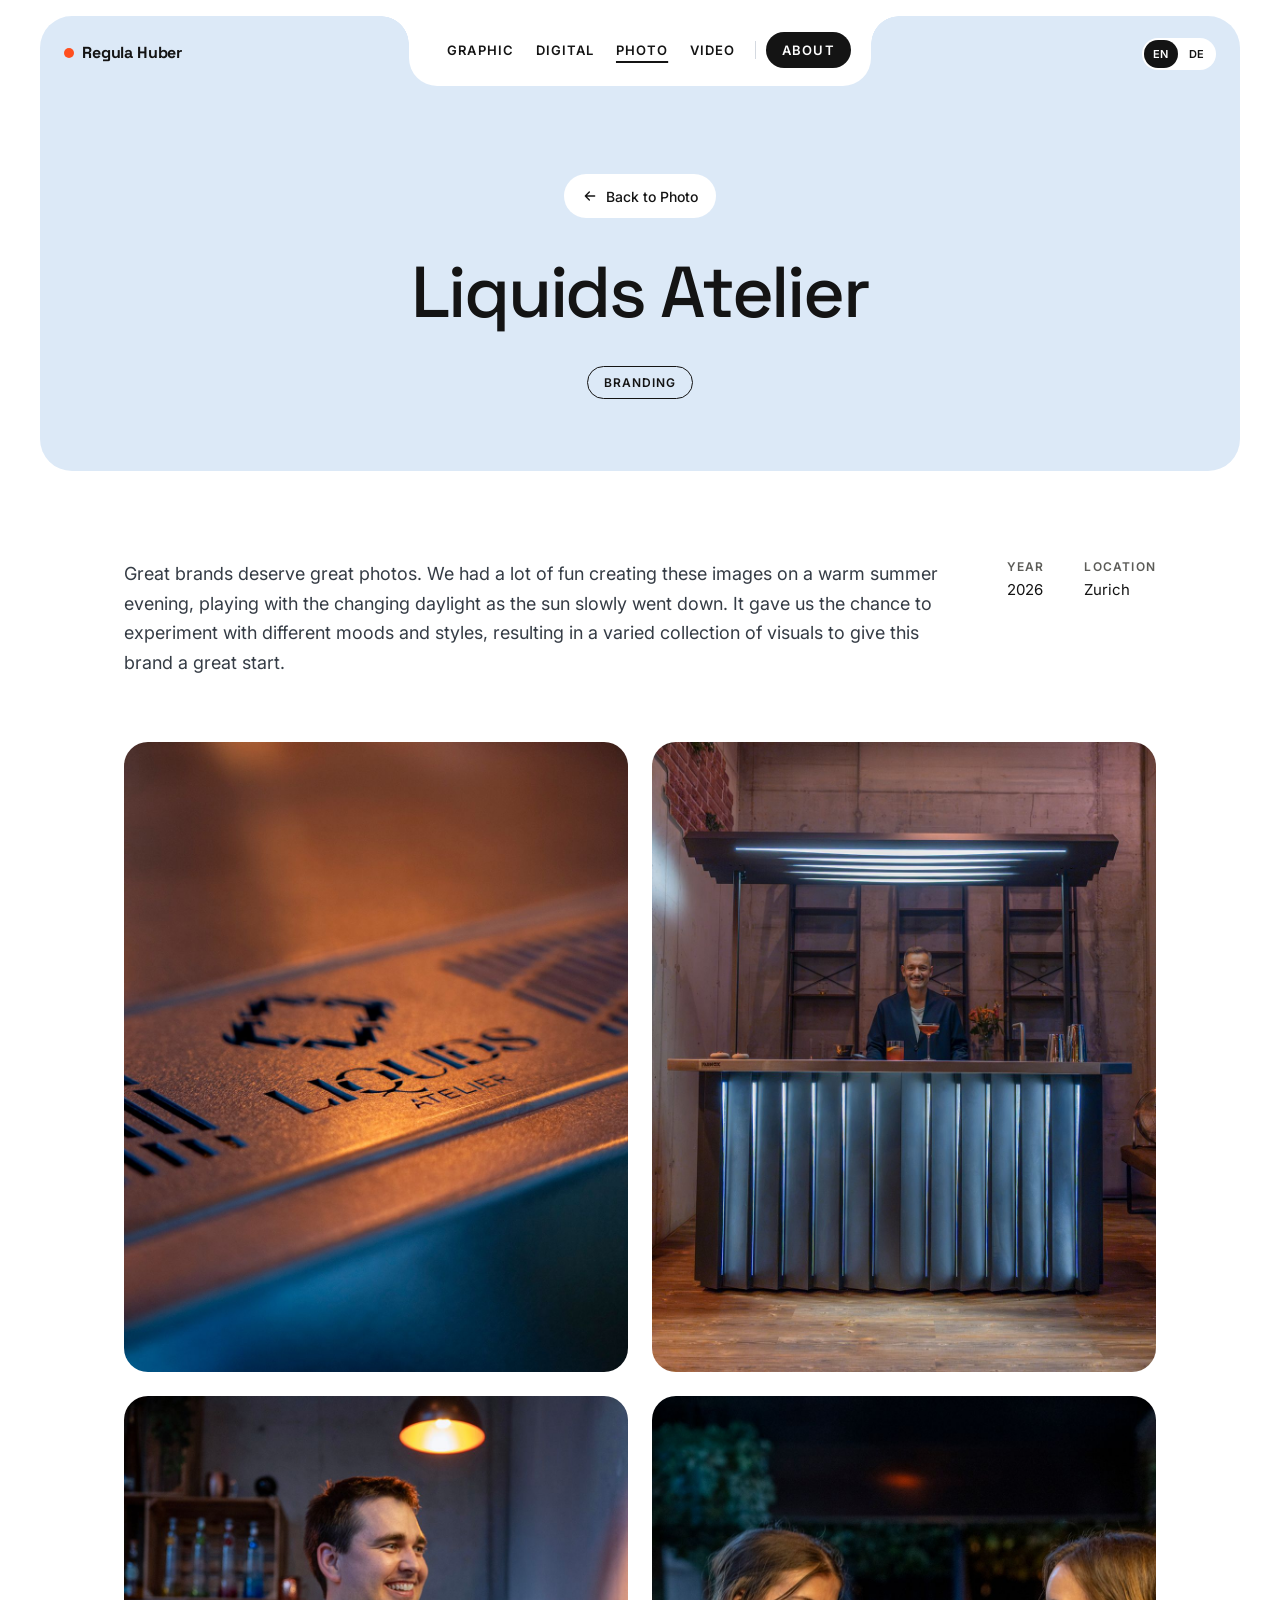
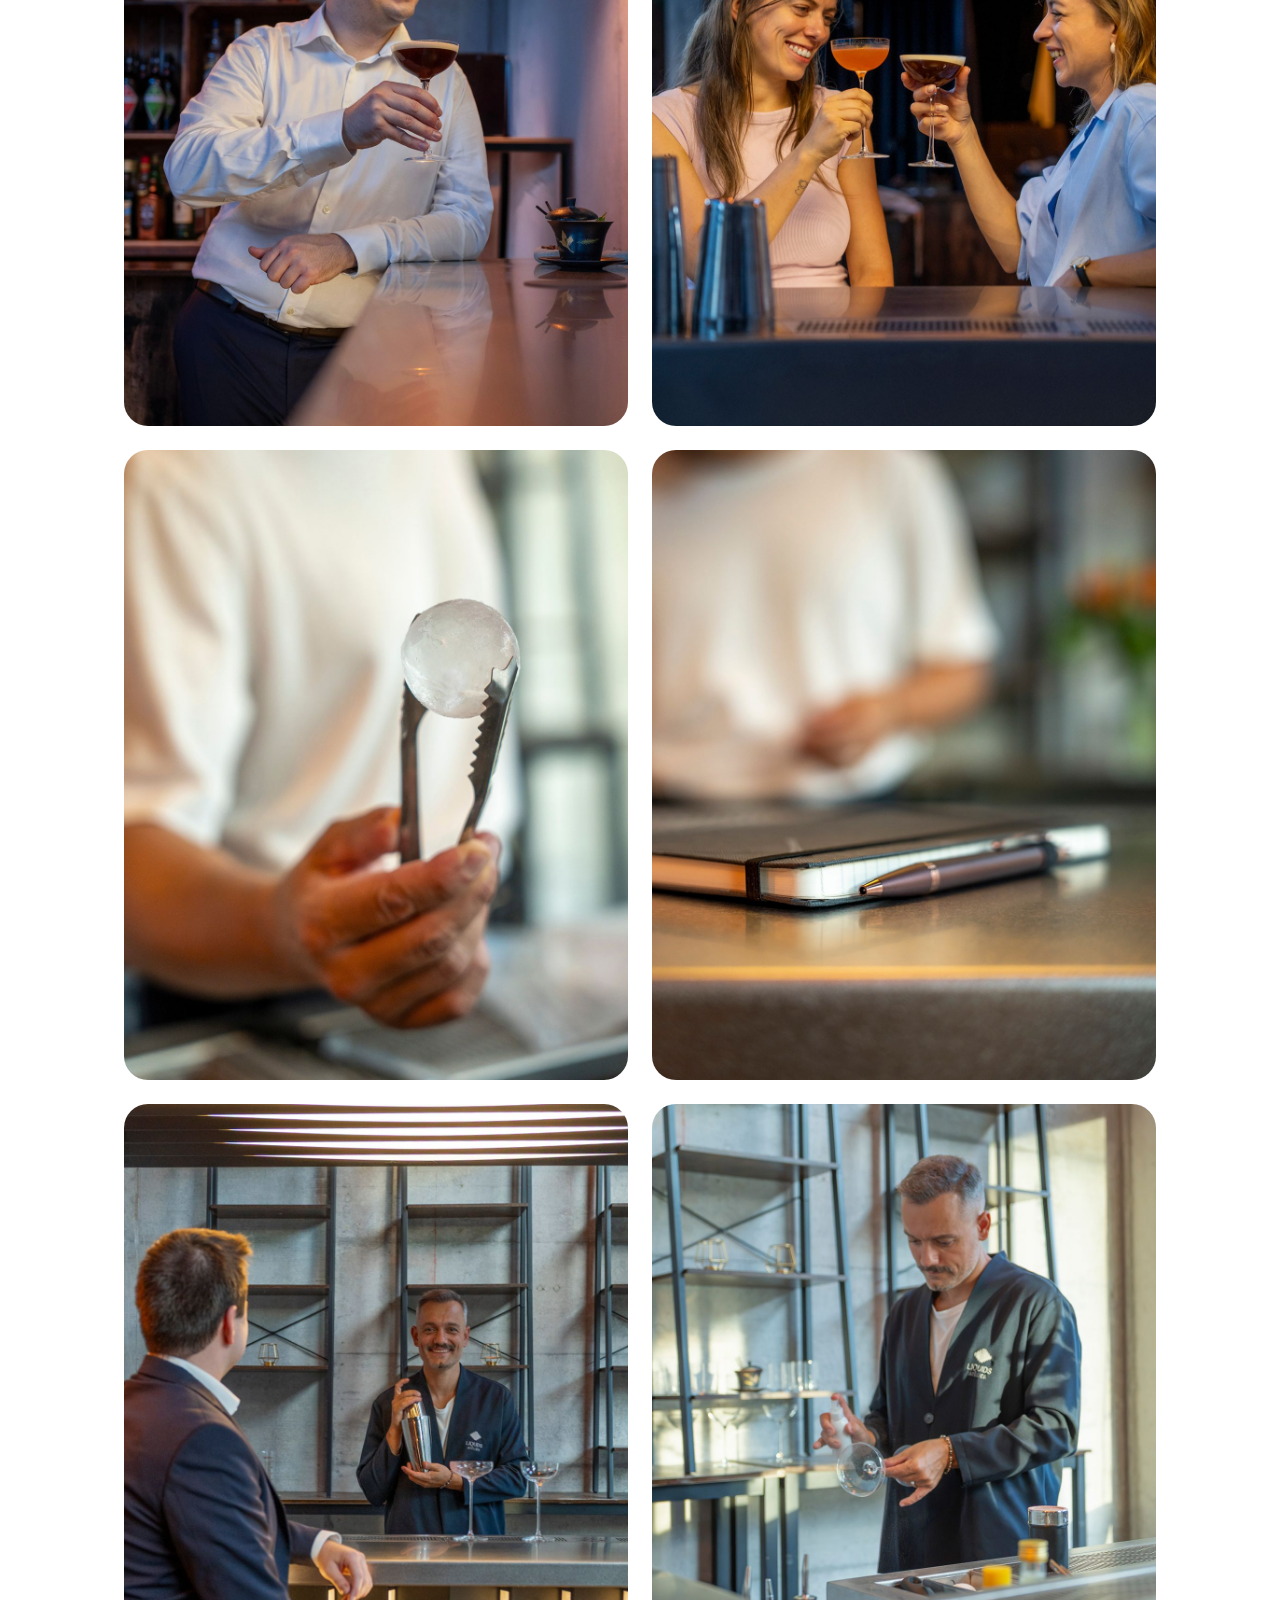
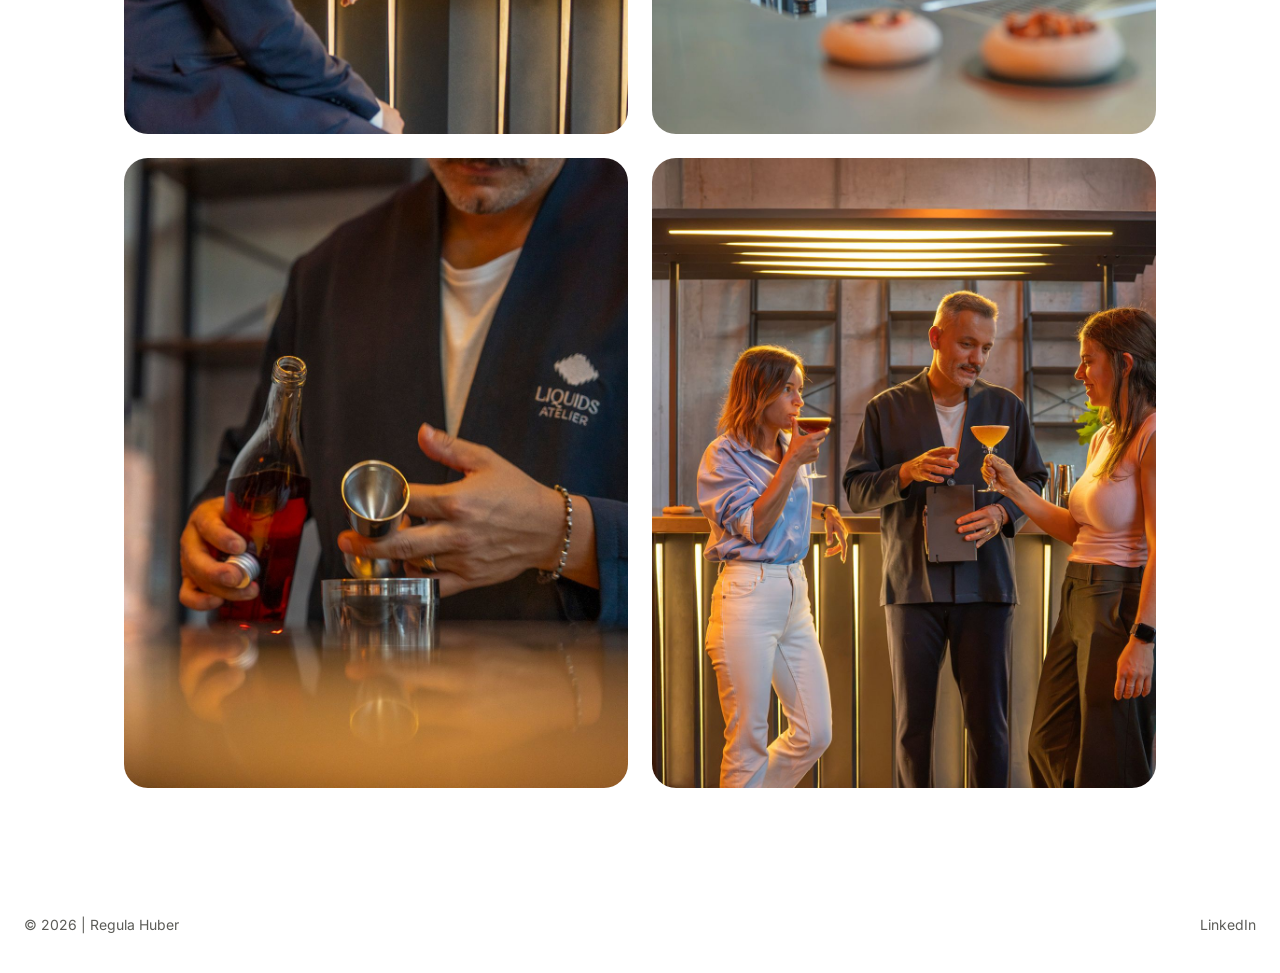
<file: photo/liquids-atelier/index.html>
<!doctype html>
<html lang="en">
<head>
  <meta charset="utf-8">
  <meta name="viewport" content="width=device-width, initial-scale=1">
  <title>Liquids Atelier – Regula Huber</title>
  <meta name="description" content="Liquids Atelier: a branding shoot by Regula Huber.">
  <link rel="preconnect" href="https://fonts.googleapis.com">
  <link rel="preconnect" href="https://fonts.gstatic.com" crossorigin>
  <link rel="stylesheet" href="https://fonts.googleapis.com/css2?family=Inter:wght@400;500;600&family=Space+Grotesk:wght@400;500;700&display=swap">
  <link rel="stylesheet" href="../../css/style.css?v=16">
  <script src="../../js/main.js?v=16" defer></script>
</head>
<body>

  <header id="top" class="hero">
    <div class="topbar">
      <a href="../../" class="brand"><span class="dot" aria-hidden="true"></span>Regula Huber</a>

      <nav class="nav-tab" aria-label="Main" data-i18n-aria="navLabel">
        <a href="../../graphic/" class="nav-link" data-i18n="graphic">Graphic</a>
        <a href="../../digital/" class="nav-link" data-i18n="digital">Digital</a>
        <a href="../" class="nav-link" aria-current="page" data-i18n="photo">Photo</a>
        <a href="../../video/" class="nav-link" data-i18n="video">Video</a>
        <span class="nav-sep" aria-hidden="true"></span>
        <a href="../../#about" class="nav-about" data-i18n="about">About</a>
      </nav>

      <span class="break" aria-hidden="true"></span>

      <div class="lang" role="group" aria-label="Language" data-i18n-aria="langLabel">
        <button type="button" data-lang="en" aria-pressed="true">EN</button>
        <button type="button" data-lang="de" aria-pressed="false">DE</button>
      </div>
    </div>

    <div class="page-head">
      <a href="../" class="back-link">
        <svg aria-hidden="true" width="16" height="16" viewBox="0 0 24 24" fill="none" stroke="currentColor" stroke-width="2" stroke-linecap="round" stroke-linejoin="round"><path d="M19 12H5M11 6l-6 6 6 6"/></svg>
        <span data-i18n="backToPhoto">Back to Photo</span>
      </a>
      <h1>Liquids Atelier</h1>
      <ul class="tag-list">
        <li data-i18n="branding">Branding</li>
      </ul>
    </div>
  </header>

  <main class="project">
    <div class="project-intro">
      <p data-i18n="introLiquidsAtelier">Great brands deserve great photos. We had a lot of fun creating these images on a warm summer evening, playing with the changing daylight as the sun slowly went down. It gave us the chance to experiment with different moods and styles, resulting in a varied collection of visuals to give this brand a great start.</p>
      <dl class="project-meta">
        <div><dt data-i18n="labelYear">Year</dt><dd>2026</dd></div>
        <div><dt data-i18n="labelLocation">Location</dt><dd data-i18n="locZurich">Zurich</dd></div>
      </dl>
    </div>

    <!-- PROJECT PHOTOS: one <figure> per photo, in the order they should appear. -->
    <div class="project-photos">
      <figure class="project-shot">
        <img src="../../assets/photography/liquids_atelier/photography_branding_liquids_atelier_01.jpg" alt="Liquids Atelier logo engraved on a bar counter" width="1080" height="1350">
      </figure>
      <figure class="project-shot">
        <img src="../../assets/photography/liquids_atelier/photography_branding_liquids_atelier_02.jpg" alt="Bartender behind an illuminated bar counter" width="1080" height="1350">
      </figure>
      <figure class="project-shot">
        <img src="../../assets/photography/liquids_atelier/photography_branding_liquids_atelier_03.jpg" alt="Guest smiling with a cocktail at the bar" loading="lazy" width="1080" height="1350">
      </figure>
      <figure class="project-shot">
        <img src="../../assets/photography/liquids_atelier/photography_branding_liquids_atelier_04.jpg" alt="Two women toasting with cocktails" loading="lazy" width="1080" height="1350">
      </figure>
      <figure class="project-shot">
        <img src="../../assets/photography/liquids_atelier/photography_branding_liquids_atelier_05.jpg" alt="Hand holding an ice ball with tongs" loading="lazy" width="1080" height="1350">
      </figure>
      <figure class="project-shot">
        <img src="../../assets/photography/liquids_atelier/photography_branding_liquids_atelier_06.jpg" alt="Notebook and pen on the bar counter" loading="lazy" width="1080" height="1350">
      </figure>
      <figure class="project-shot">
        <img src="../../assets/photography/liquids_atelier/photography_branding_liquids_atelier_07.jpg" alt="Bartender mixing a cocktail for a guest" loading="lazy" width="1080" height="1350">
      </figure>
      <figure class="project-shot">
        <img src="../../assets/photography/liquids_atelier/photography_branding_liquids_atelier_08.jpg" alt="Bartender polishing a glass" loading="lazy" width="1080" height="1350">
      </figure>
      <figure class="project-shot">
        <img src="../../assets/photography/liquids_atelier/photography_branding_liquids_atelier_09.jpg" alt="Bartender pouring with a jigger" loading="lazy" width="1080" height="1350">
      </figure>
      <figure class="project-shot">
        <img src="../../assets/photography/liquids_atelier/photography_branding_liquids_atelier_10.jpg" alt="Bartender and two guests with cocktails" loading="lazy" width="1080" height="1350">
      </figure>
    </div>
  </main>

  <footer class="footer">
    <span>© 2026 | Regula Huber</span>
    <span class="social">
      <a href="#top">LinkedIn</a>
    </span>
  </footer>

</body>
</html>
</file>
<file: css/style.css>
/* ---------- tokens ---------- */
:root {
  --ink: #141414;
  --ink-soft: #46505C;
  --muted: #5C5C58;
  --paper: #FFFFFF;
  --hero: #DCE9F7;
  --about: #EEF4FB;
  --tile: #EEF2F6;
  --tile-ink: #6F7782;
  --line: #D4D9E0;
  --accent: #FF4F1F;
  --font-body: 'Inter', system-ui, sans-serif;
  --font-head: 'Space Grotesk', 'Inter', sans-serif;
  --ease: cubic-bezier(.22, .8, .24, 1);
}

/* ---------- base ---------- */
*, *::before, *::after { box-sizing: border-box; }
html { scroll-behavior: smooth; }
body {
  margin: 0;
  background: var(--paper);
  color: var(--ink);
  font-family: var(--font-body);
  -webkit-font-smoothing: antialiased;
}
a { color: var(--ink); text-decoration: none; }
a:hover { color: #555; }
button { font: inherit; color: inherit; }
h1, h2 { font-family: var(--font-head); font-weight: 500; margin: 0; }
p { margin: 0; }
:focus-visible { outline: 2px solid var(--accent); outline-offset: 3px; }
.muted { color: var(--muted); }
.center { display: flex; justify-content: center; }

/* buttons */
.btn {
  display: inline-flex;
  align-items: center;
  gap: 10px;
  padding: 14px 24px;
  border-radius: 999px;
  font-weight: 500;
  font-size: 15px;
}
.btn-dark { background: var(--ink); color: var(--paper); }
.btn-dark:hover { background: #333; color: var(--paper); }
.btn-outline { border: 1px solid var(--ink); }
.btn-outline:hover { background: var(--ink); color: var(--paper); }
.round {
  width: 44px;
  height: 44px;
  border-radius: 50%;
  border: 1px solid var(--ink);
  background: transparent;
  cursor: pointer;
  display: flex;
  align-items: center;
  justify-content: center;
}
.round:hover { background: var(--ink); color: var(--paper); }

/* ---------- hero ---------- */
/* blue panels stop at 1200px and sit centred on large screens */
.hero {
  width: calc(100% - 32px);
  max-width: 1200px;
  margin: 16px auto 0;
  border-radius: 32px;
  background: var(--hero);
  padding-bottom: 72px;
}
.topbar {
  position: relative;
  max-width: 1440px;
  margin: 0 auto;
  padding: 0 24px;
  display: flex;
  flex-wrap: wrap;
  justify-content: center;
  align-items: flex-start;
  gap: 12px 20px;
}
.brand {
  position: absolute;
  left: 24px;
  top: 26px;
  display: flex;
  align-items: center;
  gap: 8px;
  font-family: var(--font-head);
  font-weight: 700;
  font-size: 16px;
  letter-spacing: -0.01em;
}
.dot { width: 10px; height: 10px; border-radius: 50%; background: var(--accent); }
.break { display: none; }

/* tab-shaped nav hanging from the top edge */
.nav-tab {
  position: relative;
  background: var(--paper);
  border-radius: 0 0 28px 28px;
  padding: 14px 20px 16px 28px;
  display: flex;
  flex-wrap: wrap;
  justify-content: center;
  align-items: center;
  gap: 2px;
}
.nav-tab::before,
.nav-tab::after {
  content: "";
  position: absolute;
  top: 0;
  width: 28px;
  height: 28px;
}
.nav-tab::before { left: -28px; background: radial-gradient(circle at 0% 100%, transparent 27.5px, var(--paper) 28px); }
.nav-tab::after { right: -28px; background: radial-gradient(circle at 100% 100%, transparent 27.5px, var(--paper) 28px); }
.nav-link,
.nav-about {
  font-size: 13px;
  font-weight: 600;
  letter-spacing: .08em;
  text-transform: uppercase;
}
.nav-link { padding: 12px 10px; }
.nav-sep { width: 1px; height: 18px; background: var(--line); margin: 0 8px; }
.nav-about { padding: 10px 16px; background: var(--ink); color: var(--paper); border-radius: 999px; }
.nav-about:hover { background: #333; color: var(--paper); }

/* language toggle */
.lang {
  position: absolute;
  right: 24px;
  top: 22px;
  display: flex;
  gap: 2px;
  background: var(--paper);
  border-radius: 999px;
  padding: 2px;
}
.lang button {
  min-width: 34px;
  height: 28px;
  padding: 0 8px;
  border: 0;
  border-radius: 999px;
  background: transparent;
  font-size: 11px;
  font-weight: 600;
  letter-spacing: .08em;
  cursor: pointer;
}
.lang button[aria-pressed="true"] { background: var(--ink); color: var(--paper); }

/* category cards: an arched row of four */
.stage-wrap { max-width: 1240px; margin: 0 auto; padding: 96px 48px 0; }
.fan-stage {
  display: grid;
  grid-template-columns: repeat(4, minmax(0, 1fr));
  gap: 24px;
  align-items: start;
  padding-top: 16px;
  touch-action: pan-y;
  user-select: none;
  -webkit-user-select: none;
  cursor: grab;
  transition: transform .3s var(--ease);
}
.fan-stage.is-dragging { cursor: grabbing; transition: none; }
.fan-stage.is-dragging .fan-card { cursor: grabbing; }
.fan-card {
  position: relative;
  aspect-ratio: 1;
  padding: 0;
  border: 0;
  border-radius: 22px;
  background: var(--card);
  cursor: pointer;
  overflow: hidden;
  display: flex;
  flex-direction: column;
  justify-content: space-between;
  text-align: left;
  transition: transform .45s var(--ease);
  color: var(--ink);
  -webkit-user-drag: none;
}
/* the two inner cards sit lower, giving the row its arch */
.fan-card:nth-child(2), .fan-card:nth-child(3) { margin-top: 18%; }
.fan-card.is-active { transform: translateY(-16px); }
.fan-card:hover { color: var(--ink); }
.thumb { margin: auto; font-size: 13px; color: rgba(20, 20, 20, .55); }
/* the label is a corner tab cut out of the card in the hero's colour */
.fan-card { border-bottom-right-radius: 0; }
.fan-card .tab-br { --tab-bg: var(--hero); }
.card-img {
  position: absolute;
  inset: 0;
  width: 100%;
  height: 100%;
  object-fit: cover;
  object-position: center 35%;
}

.caption {
  margin-top: 40px;
  display: flex;
  flex-direction: column;
  align-items: center;
  gap: 20px;
  text-align: center;
}
.caption-text { display: flex; flex-direction: column; gap: 6px; align-items: center; }
.caption h1 { font-size: clamp(32px, 4vw, 48px); letter-spacing: -0.03em; }
.caption p { font-size: 16px; color: var(--ink-soft); max-width: 420px; }
.controls { display: flex; align-items: center; gap: 16px; flex-wrap: wrap; justify-content: center; }
.controls .btn { padding: 12px 22px; }

/* ---------- selected work ---------- */
/* content width matches the 1200px blue panels */
.work { max-width: 1248px; margin: 0 auto; padding: 176px 24px; }
.work-head {
  display: flex;
  flex-wrap: wrap;
  justify-content: space-between;
  align-items: baseline;
  gap: 12px 16px;
  margin-bottom: 112px;
}
.work-head h2 { font-size: clamp(30px, 4vw, 40px); letter-spacing: -0.02em; }
.work-grid {
  display: grid;
  grid-template-columns: repeat(12, minmax(0, 1fr));
  column-gap: 48px;
  row-gap: 136px;
  align-items: start;
}
.work-item { display: flex; flex-direction: column; gap: 14px; min-width: 0; }
/* four tiles in four sizes, staggered, with room to breathe */
.hl-1 { grid-column: 1 / 8; }
.hl-1 .work-media { aspect-ratio: 1600 / 1135; }
.hl-2 { grid-column: 9 / 13; margin-top: 180px; }
.hl-2 .work-media { aspect-ratio: 4 / 5; }
.hl-3 { grid-column: 2 / 7; }
.hl-3 .work-media { aspect-ratio: 1; }
.hl-4 { grid-column: 7 / 13; margin-top: 120px; }
.hl-4 .work-media { aspect-ratio: 16 / 9; }
.work-media {
  position: relative;
  background: var(--tile);
  color: var(--tile-ink);
  border-radius: 24px;
  display: flex;
  align-items: center;
  justify-content: center;
  gap: 12px;
  font-size: 14px;
  transition: transform .3s ease;
}
.work-item:hover .work-media { transform: translateY(-4px); }
/* a real image fills its tile; the tab covers the squared top-left corner */
.work-img {
  position: absolute;
  inset: 0;
  width: 100%;
  height: 100%;
  object-fit: cover;
  border-radius: 0 24px 24px 24px;
}
.is-video { background: var(--ink); color: #CFCFC8; }
.play {
  width: 56px;
  height: 56px;
  border-radius: 50%;
  background: var(--accent);
  display: flex;
  align-items: center;
  justify-content: center;
}
.work .center { margin-top: 96px; }

/* white corner tab with inverted rounded corners */
.tab {
  --r: 18px;
  --tab-bg: var(--paper);
  position: absolute;
  top: 0;
  left: 0;
  background: var(--tab-bg);
  padding: 10px 18px 12px 4px;
  border-radius: 0 0 var(--r) 0;
  font-size: 12px;
  font-weight: 600;
  letter-spacing: .1em;
  text-transform: uppercase;
  color: var(--ink);
  display: flex;
  align-items: center;
  gap: 8px;
}
.tab::before,
.tab::after {
  content: "";
  position: absolute;
  width: var(--r);
  height: var(--r);
  background: radial-gradient(circle at 100% 100%, transparent calc(var(--r) - .5px), var(--tab-bg) var(--r));
}
.tab::before { top: 0; right: calc(var(--r) * -1); }
.tab::after { left: 0; bottom: calc(var(--r) * -1); }
.tab-lg { --r: 22px; padding: 12px 22px 14px 6px; letter-spacing: .12em; }
/* the same tab, mirrored into the bottom-right corner */
.tab-br { top: auto; left: auto; right: 0; bottom: 0; padding: 12px 4px 10px 18px; border-radius: var(--r) 0 0 0; }
.tab-br::before,
.tab-br::after { background: radial-gradient(circle at 0 0, transparent calc(var(--r) - .5px), var(--tab-bg) var(--r)); }
.tab-br::before { top: calc(var(--r) * -1); right: 0; }
.tab-br::after { left: calc(var(--r) * -1); bottom: 0; }

/* ---------- about ---------- */
.about { position: relative; width: calc(100% - 32px); max-width: 1200px; margin: 0 auto; border-radius: 32px; background: var(--about); }
.about-inner {
  max-width: 1280px;
  margin: 0 auto;
  padding: 120px 72px 104px;
  display: flex;
  flex-wrap: wrap;
  gap: 72px;
  align-items: center;
}
.portrait {
  flex: 1 1 280px;
  max-width: 460px;
  aspect-ratio: 4 / 5;
  background: #D6E2EF;
  border-radius: 28px;
  position: relative;
  display: flex;
  align-items: center;
  justify-content: center;
  color: #5E6875;
  font-size: 14px;
}
.portrait-img { position: absolute; inset: 0; z-index: 1; width: 100%; height: 100%; object-fit: cover; border-radius: inherit; transition: transform .5s var(--ease); }
/* hover: the photo lifts off an orange layer, like an offset print slipping out of register */
.portrait::before {
  content: "";
  position: absolute;
  inset: 0;
  border-radius: inherit;
  background: var(--accent);
  transform: scale(.94); /* hidden behind the photo at rest, so no orange edge shows */
  transition: transform .5s var(--ease);
}
.portrait:hover::before { transform: translate(16px, 16px) rotate(2.5deg); }
.portrait:hover .portrait-img { transform: translate(-6px, -6px) rotate(-1.5deg); }
.about-text { flex: 999 1 380px; min-width: 0; display: flex; flex-direction: column; gap: 24px; }
.about-text h2 { font-size: clamp(30px, 4vw, 52px); line-height: 1.05; letter-spacing: -0.025em; }
.about-text p { font-size: 18px; line-height: 1.65; color: #353C45; max-width: 620px; }
.about-text .about-ps { font-size: 15px; color: var(--muted); }
.actions { display: flex; flex-wrap: wrap; gap: 12px; margin-top: 8px; }

/* ---------- footer ---------- */
.footer {
  max-width: 1280px;
  margin: 0 auto;
  padding: 32px 24px 40px;
  display: flex;
  flex-wrap: wrap;
  justify-content: space-between;
  gap: 16px;
  font-size: 14px;
  color: var(--muted);
}
.social { display: flex; gap: 20px; flex-wrap: wrap; }
.social a { color: var(--muted); }
.social a:hover { color: var(--ink); }

/* ---------- photo page ---------- */
.nav-link[aria-current="page"] { text-decoration: underline; text-decoration-thickness: 2px; text-underline-offset: 6px; }
.page-head {
  max-width: 1280px;
  margin: 0 auto;
  padding: 88px 24px 0;
  display: flex;
  flex-direction: column;
  align-items: center;
  gap: 28px;
  text-align: center;
}
.page-head h1 { font-size: clamp(40px, 6vw, 72px); letter-spacing: -0.03em; }
.filters { display: flex; flex-wrap: wrap; justify-content: center; gap: 8px; }
.filter {
  min-height: 44px;
  padding: 0 20px;
  border: 1px solid var(--ink);
  border-radius: 999px;
  background: transparent;
  font-size: 13px;
  font-weight: 600;
  letter-spacing: .08em;
  text-transform: uppercase;
  cursor: pointer;
}
.filter:hover { background: var(--paper); }
.filter[aria-pressed="true"] { background: var(--ink); color: var(--paper); }

/* masonry: as many 280px+ columns as fit, up to 3 */
.gallery {
  max-width: 1280px;
  margin: 0 auto;
  padding: 72px 24px 48px;
  columns: 3 280px;
  column-gap: 24px;
}
.shot {
  margin: 0 0 24px;
  break-inside: avoid;
  border-radius: 20px;
  overflow: hidden;
  background: var(--tile);
}
.shot[hidden] { display: none; }
.shot img { display: block; width: 100%; height: auto; }
/* embedded videos span the whole gallery width above the image columns */
.shot-video { column-span: all; }
.video-frame { position: relative; aspect-ratio: 16 / 9; }
.video-frame iframe { position: absolute; inset: 0; width: 100%; height: 100%; border: 0; }
.shot-link { display: block; position: relative; overflow: hidden; color: var(--ink); }
/* the tab fills the bottom-right corner, so square it to avoid a faint edge */
.shot:has(.tab-br) { border-bottom-right-radius: 0; }
.shot-link:hover { color: var(--ink); }
.shot-link:focus-visible { outline-offset: -4px; }
.shot-link img { transition: transform .4s var(--ease); }
.shot-link:hover img, .shot-link:focus-visible img { transform: scale(1.03); }
.visually-hidden {
  position: absolute;
  width: 1px;
  height: 1px;
  margin: -1px;
  overflow: hidden;
  clip: rect(0 0 0 0);
  white-space: nowrap;
}
.gallery-empty { margin: 0; padding: 0 24px 96px; text-align: center; color: var(--muted); }

/* ---------- project page ---------- */
.back-link {
  display: inline-flex;
  align-items: center;
  gap: 8px;
  min-height: 44px;
  padding: 0 18px;
  background: var(--paper);
  border-radius: 999px;
  font-size: 14px;
  font-weight: 500;
}
.tag-list { list-style: none; margin: 0; padding: 0; display: flex; flex-wrap: wrap; justify-content: center; gap: 8px; }
.tag-list li {
  padding: 8px 16px;
  border: 1px solid var(--ink);
  border-radius: 999px;
  font-size: 12px;
  font-weight: 600;
  letter-spacing: .08em;
  text-transform: uppercase;
}
.project { max-width: 1080px; margin: 0 auto; padding: 88px 24px 96px; }
.project-intro { display: flex; flex-wrap: wrap; gap: 32px 64px; justify-content: space-between; margin-bottom: 64px; }
.project-intro p { flex: 1 1 420px; font-size: 18px; line-height: 1.65; color: #353C45; }
.project-meta { flex: 0 1 auto; display: flex; gap: 40px; margin: 0; }
.project-meta dt { font-size: 12px; font-weight: 600; letter-spacing: .1em; text-transform: uppercase; color: var(--muted); }
.project-meta dd { margin: 6px 0 0; font-size: 15px; }
.project-photos { display: grid; grid-template-columns: repeat(2, minmax(0, 1fr)); gap: 24px; }
.project-shot.is-wide { grid-column: 1 / -1; }
/* a lone last photo (odd count, no wide first photo) sits centred */
.project-shot:first-child:not(.is-wide) ~ .project-shot:last-child:nth-child(odd) { grid-column: 1 / -1; justify-self: center; width: calc(50% - 12px); }
.project-shot { margin: 0; border-radius: 24px; overflow: hidden; background: var(--tile); }
.project-shot img { display: block; width: 100%; height: auto; }

/* ---------- responsive ---------- */
@media (max-width: 1024px) {
  .work { padding: 136px 24px; }
  .work-grid { column-gap: 32px; row-gap: 96px; }
  .hl-2 { margin-top: 120px; }
  .hl-4 { margin-top: 80px; }
}
@media (max-width: 860px) {
  .brand, .lang { position: static; margin-top: 16px; }
  .break { display: block; flex-basis: 100%; height: 0; order: 1; }
  .brand { order: 2; align-self: center; }
  .lang { order: 3; }
  .stage-wrap { padding: 56px 36px 0; }
  .page-head { padding-top: 56px; }
}
@media (max-width: 720px) {
  .hero { width: calc(100% - 16px); margin-top: 8px; border-radius: 24px; }
  .about { width: calc(100% - 16px); border-radius: 24px; }
  .about-inner { padding: 96px 32px 72px; gap: 48px; }
  .work { padding: 104px 20px; }
  .work-grid { grid-template-columns: minmax(0, 1fr); row-gap: 64px; }
  .hl-1, .hl-2, .hl-3, .hl-4 { grid-column: 1 / -1; margin-top: 0; }
  .hl-2 { width: 78%; justify-self: end; }
  .hl-3 { width: 86%; }
  .fan-stage { grid-template-columns: repeat(2, minmax(0, 1fr)); gap: 16px; padding-top: 8px; }
  .fan-card:nth-child(2), .fan-card:nth-child(3) { margin-top: 0; }
  .fan-card.is-active { transform: translateY(-8px); }
}
@media (max-width: 520px) {
  .nav-tab { padding: 10px 10px 12px; }
  .nav-link { padding: 12px 6px; font-size: 11.5px; letter-spacing: .04em; }
  .nav-sep { display: none; }
  .nav-about { padding: 9px 12px; font-size: 11.5px; letter-spacing: .04em; margin-left: 4px; }
  .stage-wrap { padding: 40px 28px 0; }
  .page-head { padding: 40px 16px 0; gap: 20px; }
  .gallery { padding: 40px 16px 32px; }
  .project { padding: 56px 16px 72px; }
  .project-photos { grid-template-columns: minmax(0, 1fr); gap: 16px; }
  .project-shot:first-child:not(.is-wide) ~ .project-shot:last-child:nth-child(odd) { width: auto; justify-self: stretch; }
  .filter { padding: 0 14px; font-size: 12px; letter-spacing: .04em; }
}
@media (prefers-reduced-motion: reduce) {
  html { scroll-behavior: auto; }
  .fan-stage, .fan-card, .work-media, .shot-link img, .portrait-img, .portrait::before { transition: none; }
  .portrait:hover .portrait-img { transform: none; }
  .portrait:hover::before { transform: scale(.94); }
}
</file>
